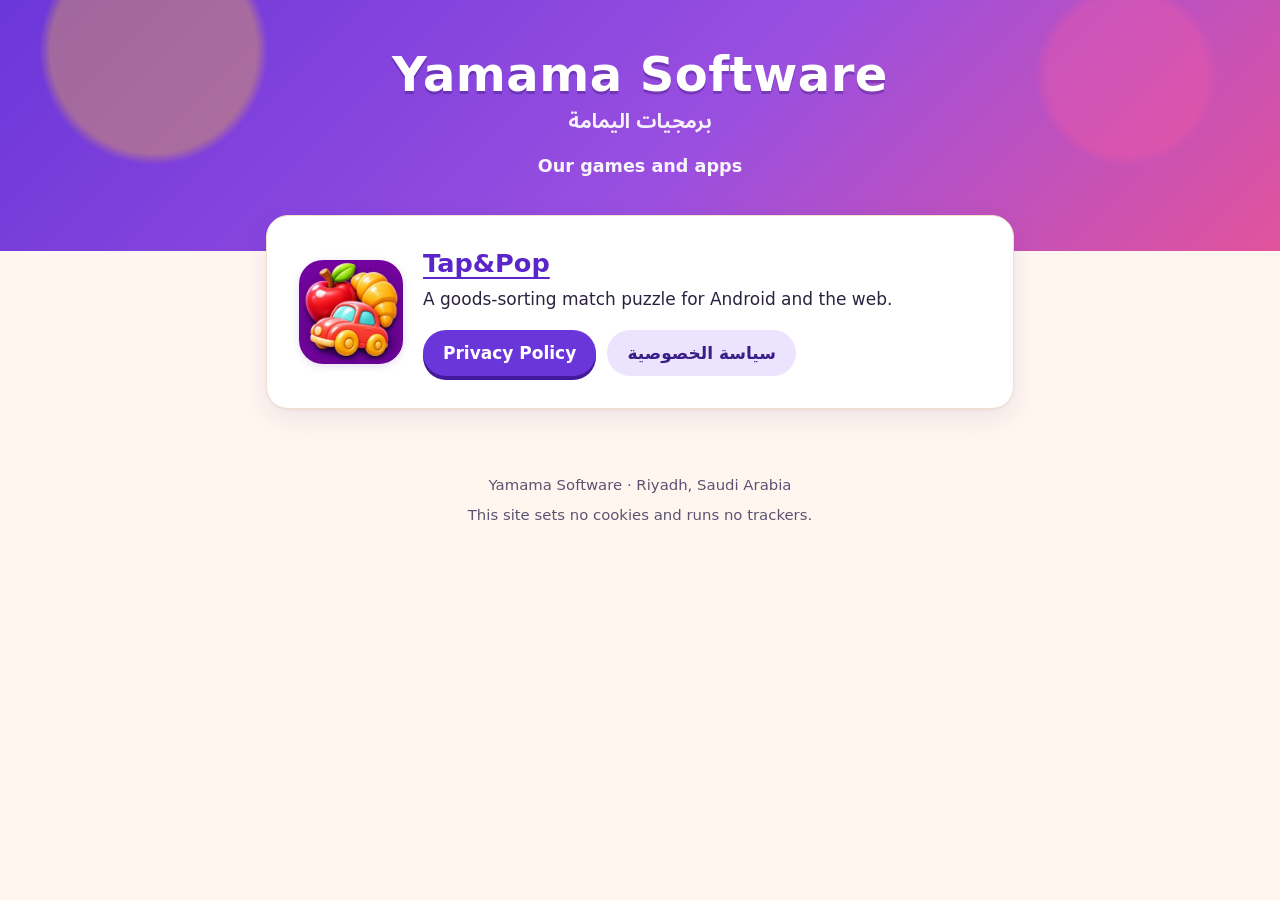
<file: index.html>
<!doctype html>
<html lang="en" dir="ltr">
<head>
<meta charset="utf-8">
<meta name="viewport" content="width=device-width, initial-scale=1">
<title>Yamama Software</title>
<meta name="description" content="Games and apps by Yamama Software, and their privacy policies.">
<link rel="canonical" href="https://yamamasoft.github.io/">
<meta name="theme-color" content="#6b36d9">
<link rel="icon" href="data:image/svg+xml,%3Csvg xmlns='http://www.w3.org/2000/svg' viewBox='0 0 64 64'%3E%3Crect width='64' height='64' rx='16' fill='%236b36d9'/%3E%3Ctext x='32' y='45' font-family='Arial,sans-serif' font-size='38' font-weight='700' fill='%23fff' text-anchor='middle'%3EY%3C/text%3E%3C/svg%3E">
<link rel="stylesheet" href="assets/site.css">
<meta property="og:type" content="website">
<meta property="og:site_name" content="Yamama Software">
<meta property="og:title" content="Yamama Software">
<meta property="og:description" content="Games and apps by Yamama Software, and their privacy policies.">
<meta property="og:url" content="https://yamamasoft.github.io/">
</head>
<body>
<a class="skip" href="#content">Skip to the apps</a>

<header class="band">
  <p class="wordmark">Yamama Software</p>
  <p class="wordmark-ar" lang="ar" dir="rtl">برمجيات اليمامة</p>
  <h1>Our games and apps</h1>
</header>

<main id="content" class="wrap">
  <article class="card app" aria-labelledby="app-tappop">
    <img class="icon" src="tappop/assets/icon-256.webp" width="256" height="256" alt="">
    <div>
      <h2 id="app-tappop"><a href="tappop/">Tap&amp;Pop</a></h2>
      <p>A goods-sorting match puzzle for Android and the web.</p>
      <ul class="buttons">
        <li><a class="button" href="tappop/privacy/">Privacy Policy</a></li>
        <li><a class="button alt" href="tappop/privacy/ar/" hreflang="ar" lang="ar" dir="rtl">سياسة الخصوصية</a></li>
      </ul>
    </div>
  </article>
</main>

<footer class="site-footer">
  <p>Yamama Software · Riyadh, Saudi Arabia</p>
  <p>This site sets no cookies and runs no trackers.</p>
</footer>
</body>
</html>
</file>
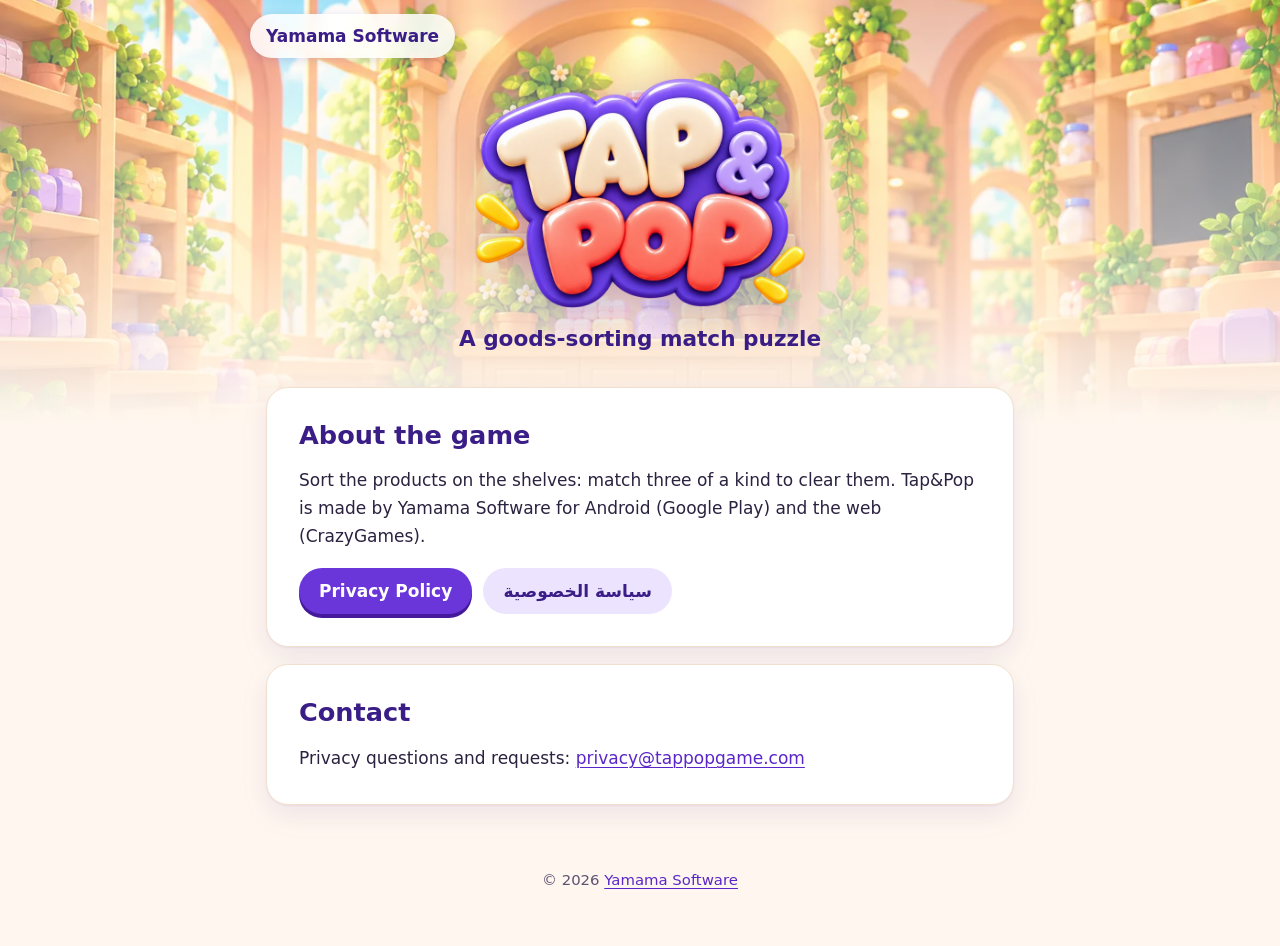
<file: tappop/index.html>
<!doctype html>
<html lang="en" dir="ltr">
<head>
<meta charset="utf-8">
<meta name="viewport" content="width=device-width, initial-scale=1">
<title>Tap&amp;Pop · Yamama Software</title>
<meta name="description" content="Tap&amp;Pop, a goods-sorting match puzzle by Yamama Software, for Android and the web.">
<link rel="canonical" href="https://yamamasoft.github.io/tappop/">
<meta name="theme-color" content="#6b36d9">
<link rel="icon" type="image/png" sizes="32x32" href="assets/favicon-32.png">
<link rel="apple-touch-icon" href="assets/apple-touch-icon.png">
<link rel="stylesheet" href="../assets/site.css">
<meta property="og:type" content="website">
<meta property="og:site_name" content="Yamama Software">
<meta property="og:title" content="Tap&amp;Pop">
<meta property="og:description" content="A goods-sorting match puzzle by Yamama Software, for Android and the web.">
<meta property="og:url" content="https://yamamasoft.github.io/tappop/">
<meta property="og:image" content="https://yamamasoft.github.io/tappop/assets/og-image.jpg">
<meta property="og:image:width" content="1024">
<meta property="og:image:height" content="500">
<meta property="og:image:alt" content="The Tap&amp;Pop logo above a shop counter of fruit, sweets and toys">
<meta name="twitter:card" content="summary_large_image">
</head>
<body>
<a class="skip" href="#content">Skip to the page</a>

<header class="hero">
  <div class="hero-bg">
    <img src="assets/hero-800.webp" srcset="assets/hero-800.webp 800w, assets/hero-1600.webp 1600w" sizes="100vw" width="1600" height="900" alt="" fetchpriority="high">
  </div>
  <nav class="topbar" aria-label="Site">
    <a class="chip" href="../">Yamama Software</a>
  </nav>
  <h1 class="logo-title"><img class="logo" src="assets/logo.webp" width="720" height="502" alt="Tap&amp;Pop"></h1>
  <p class="tagline">A goods-sorting match puzzle</p>
</header>

<main id="content" class="wrap">
  <section class="card" aria-labelledby="about">
    <h2 id="about">About the game</h2>
    <p>Sort the products on the shelves: match three of a kind to clear them. Tap&amp;Pop is made by Yamama Software for Android (Google Play) and the web (CrazyGames).</p>
    <ul class="buttons">
      <li><a class="button" href="privacy/">Privacy Policy</a></li>
      <li><a class="button alt" href="privacy/ar/" hreflang="ar" lang="ar" dir="rtl">سياسة الخصوصية</a></li>
    </ul>
  </section>
  <section class="card" aria-labelledby="contact">
    <h2 id="contact">Contact</h2>
    <p>Privacy questions and requests: <a href="mailto:privacy@tappopgame.com">privacy@tappopgame.com</a></p>
  </section>
</main>

<footer class="site-footer">
  <p>© 2026 <a href="../">Yamama Software</a></p>
</footer>
</body>
</html>
</file>
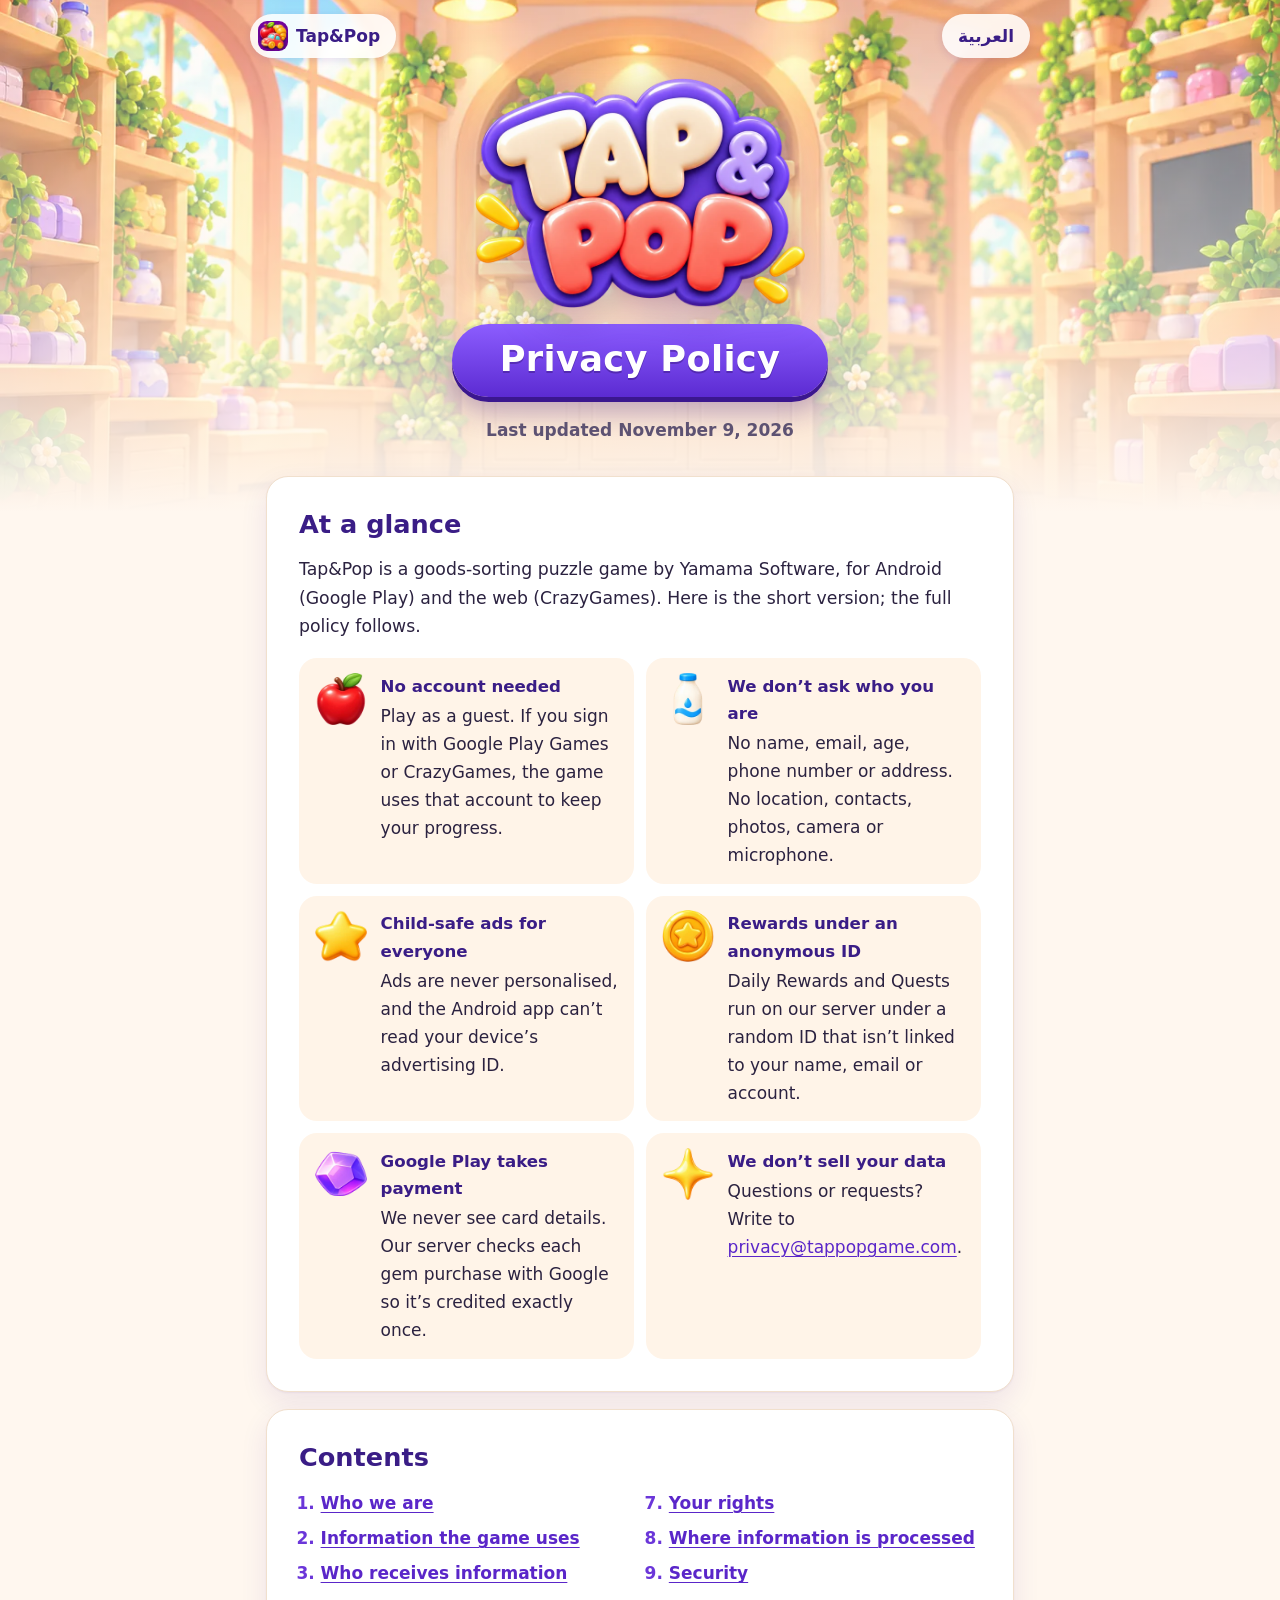
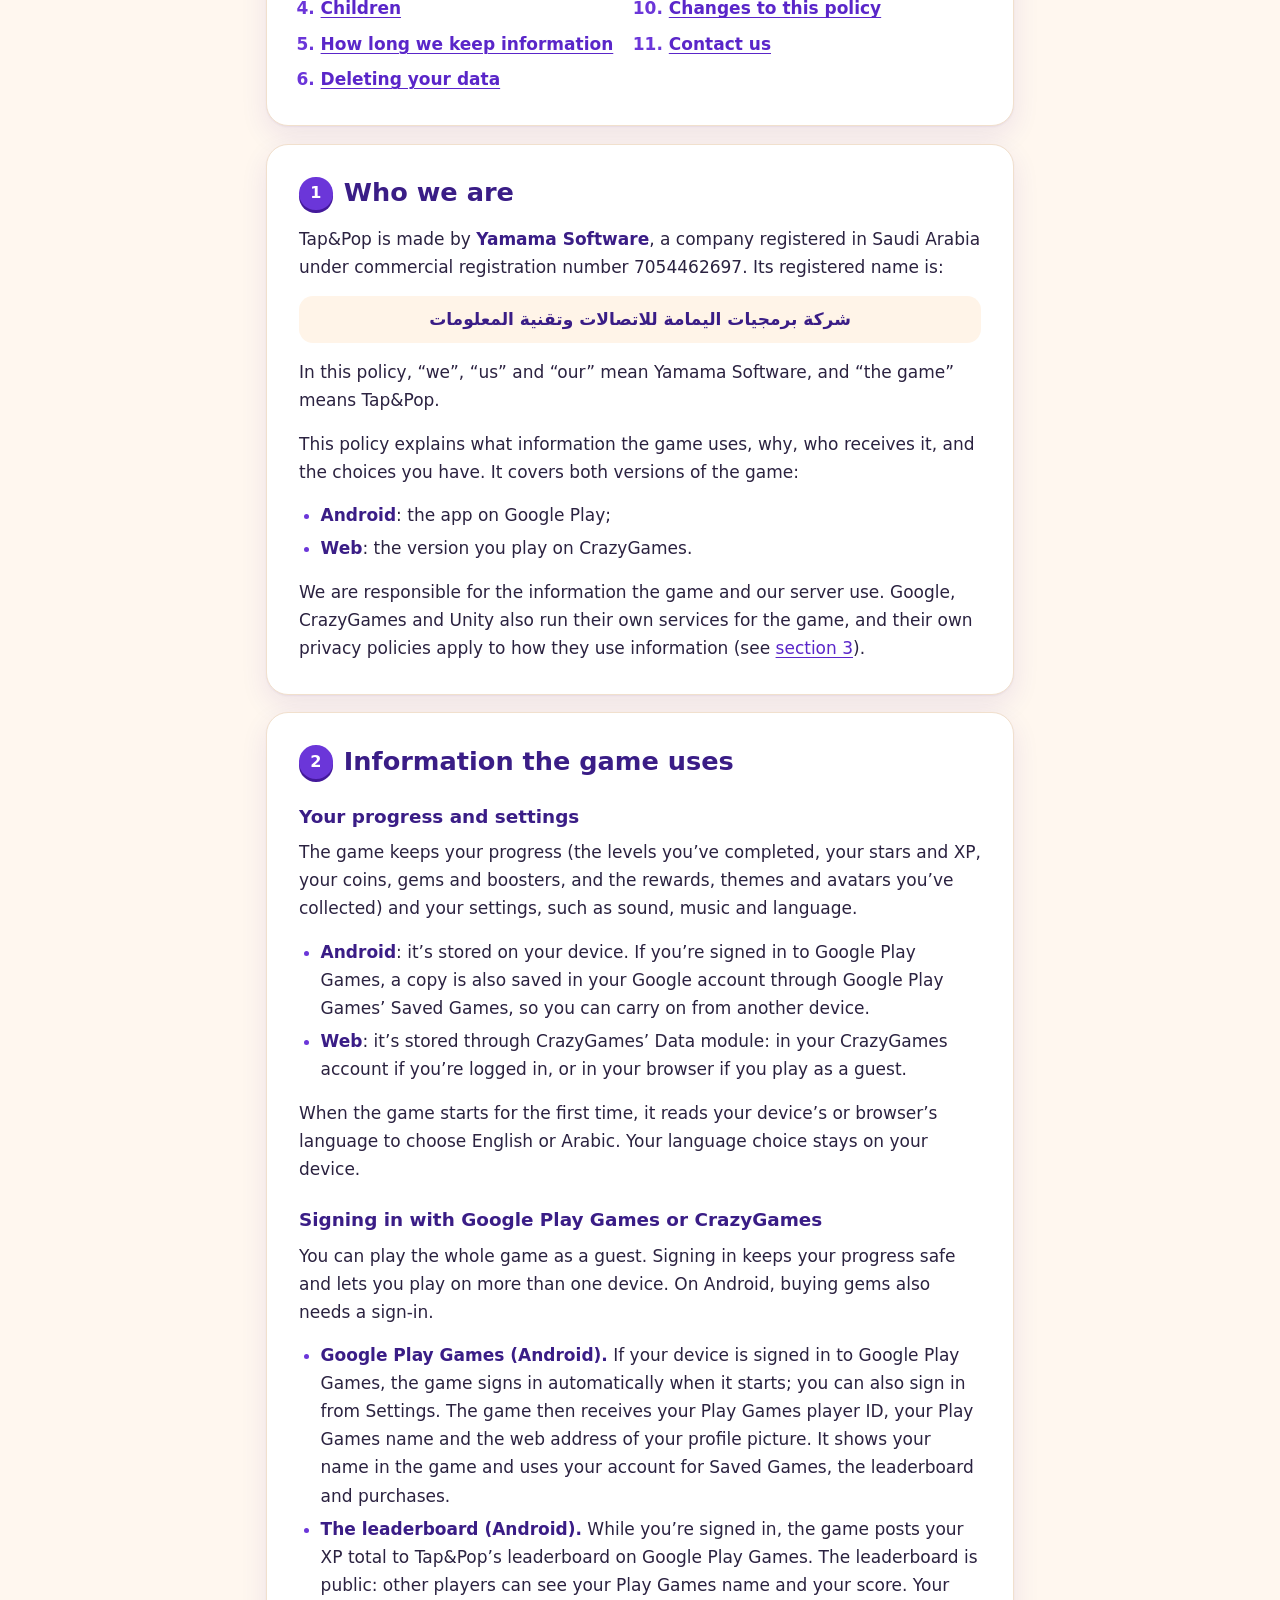
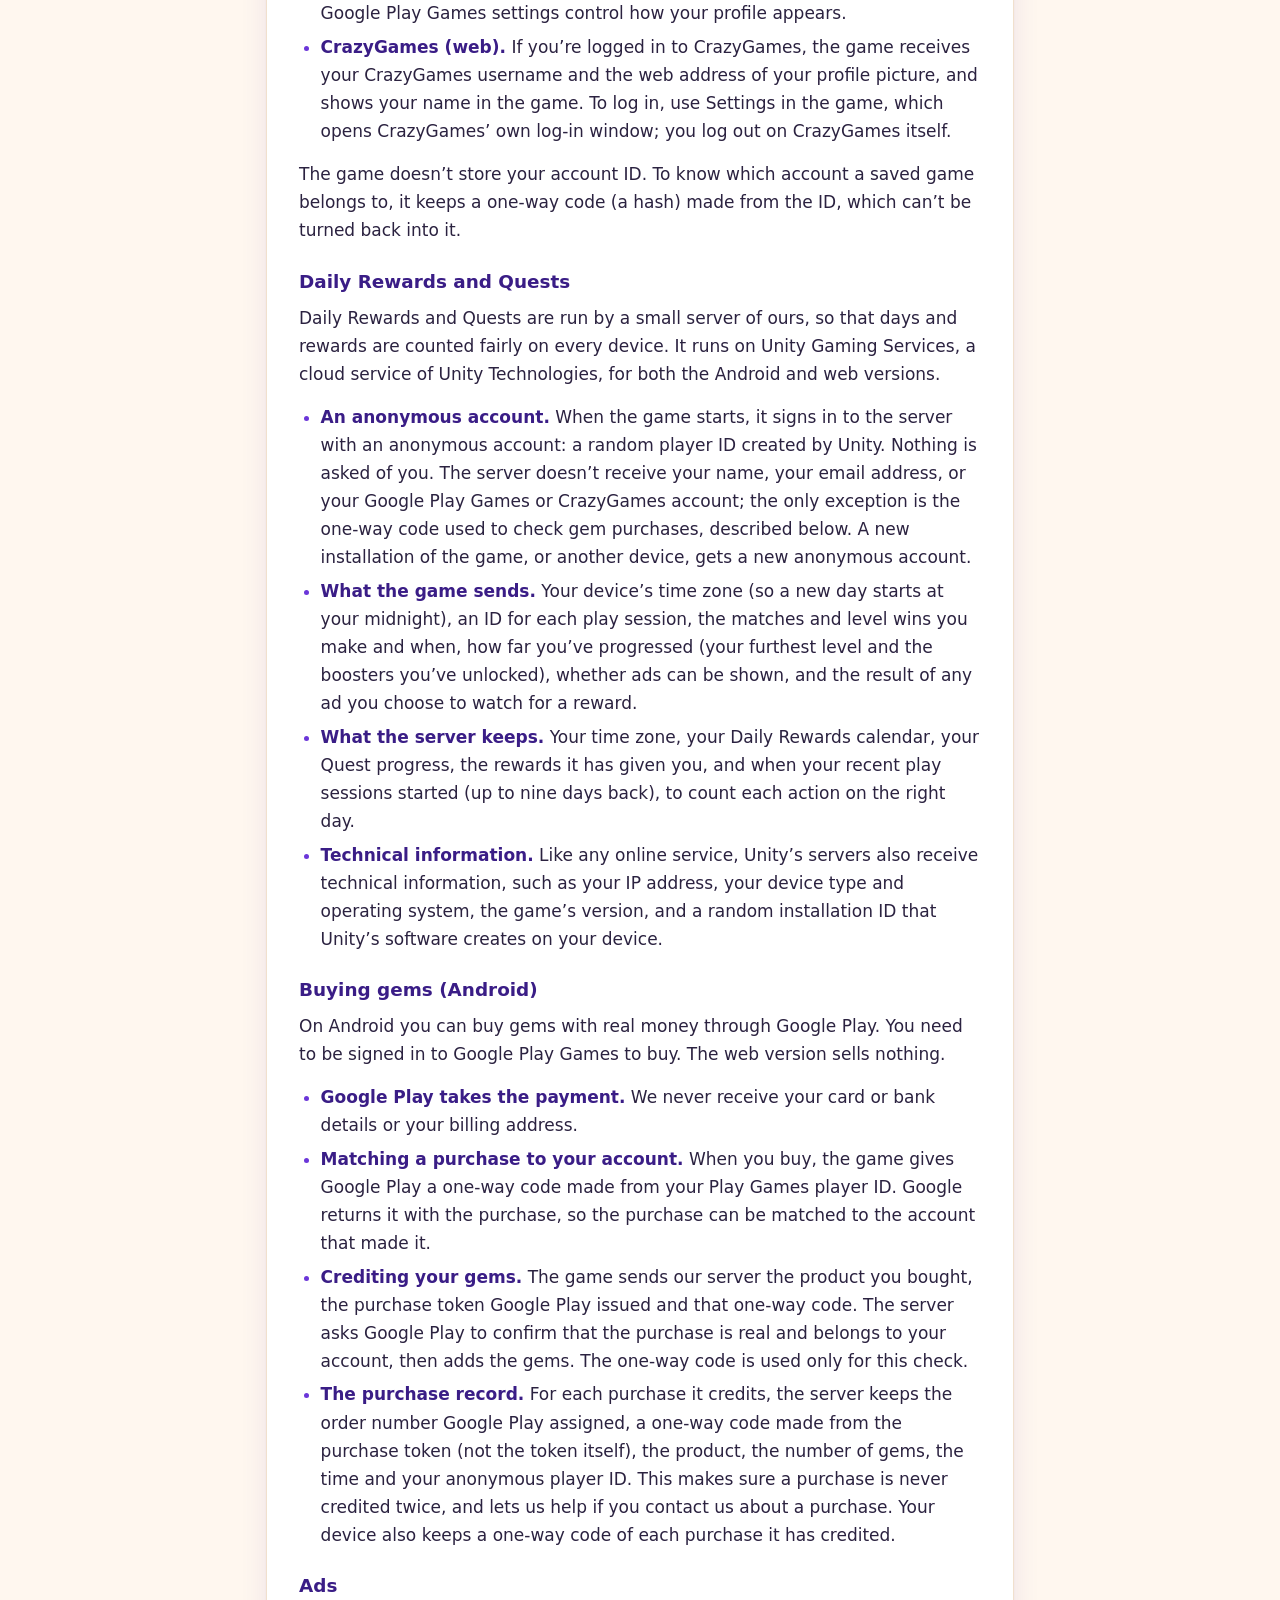
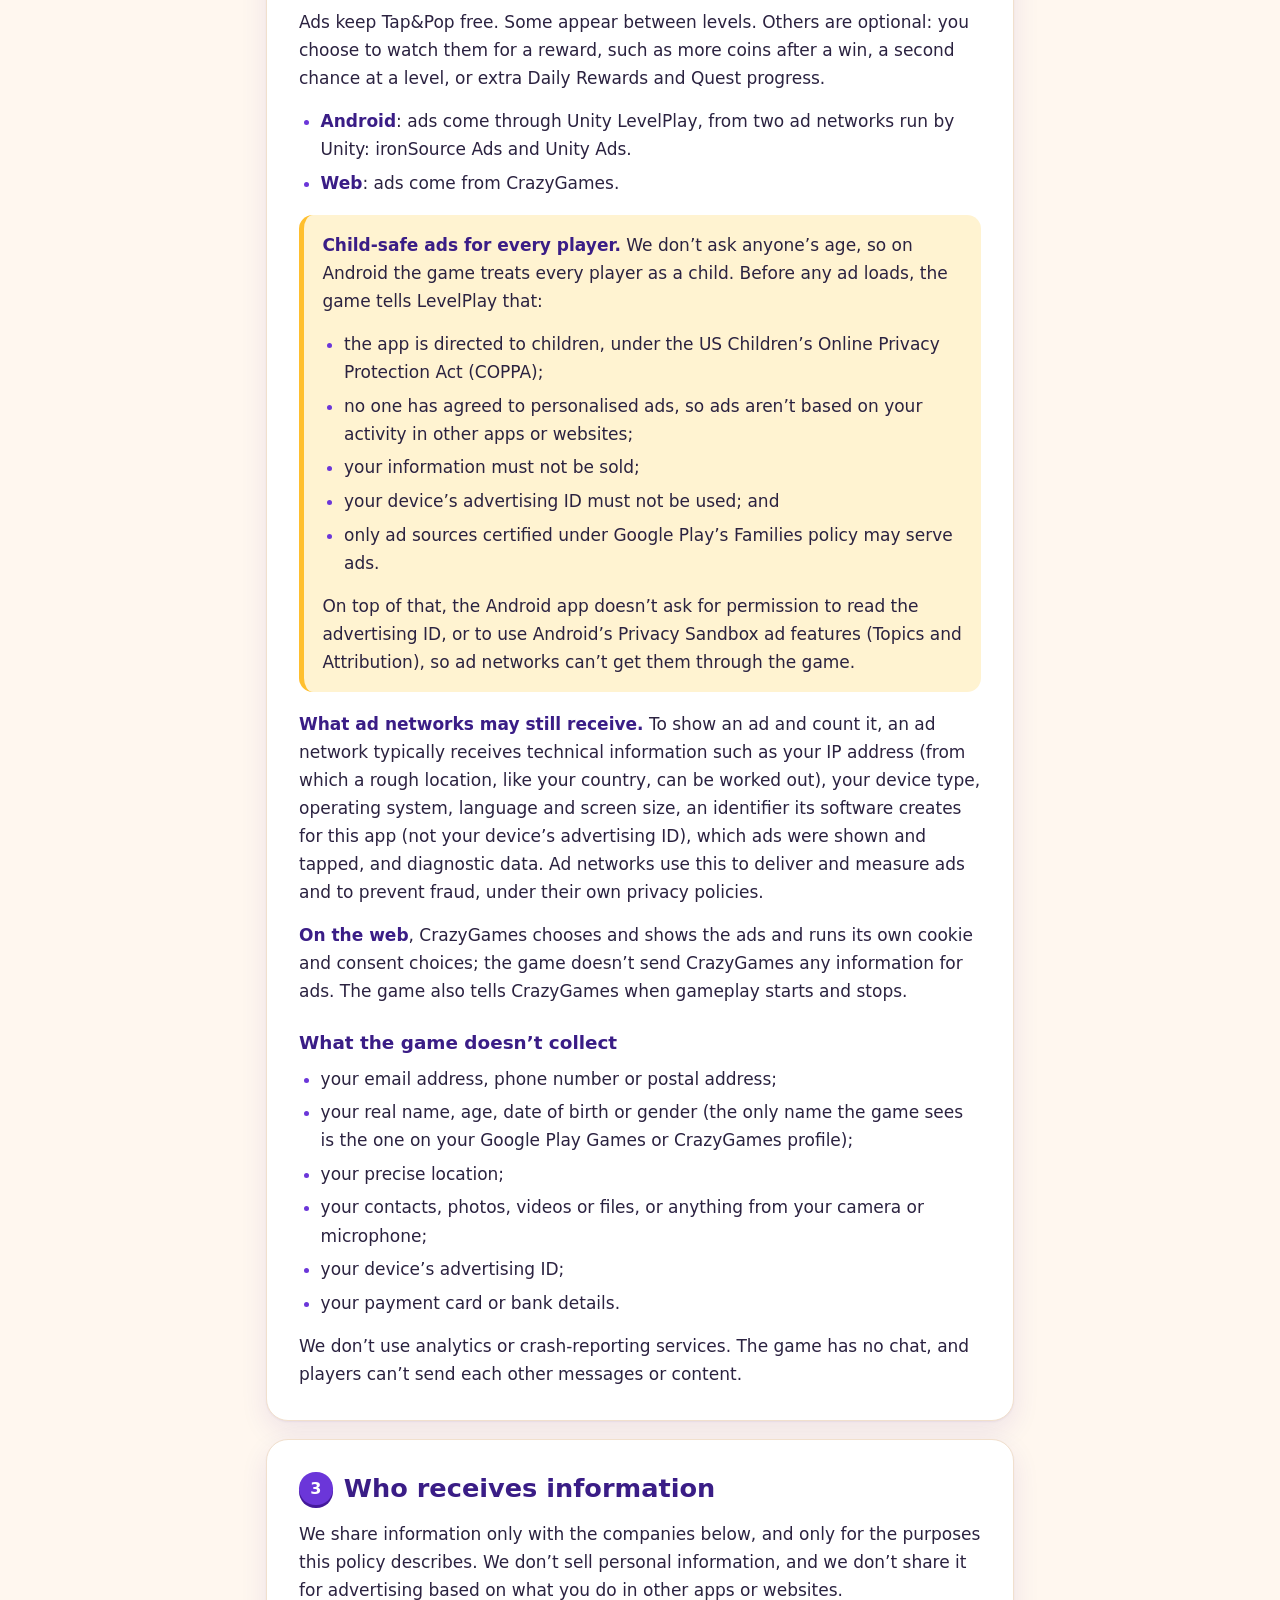
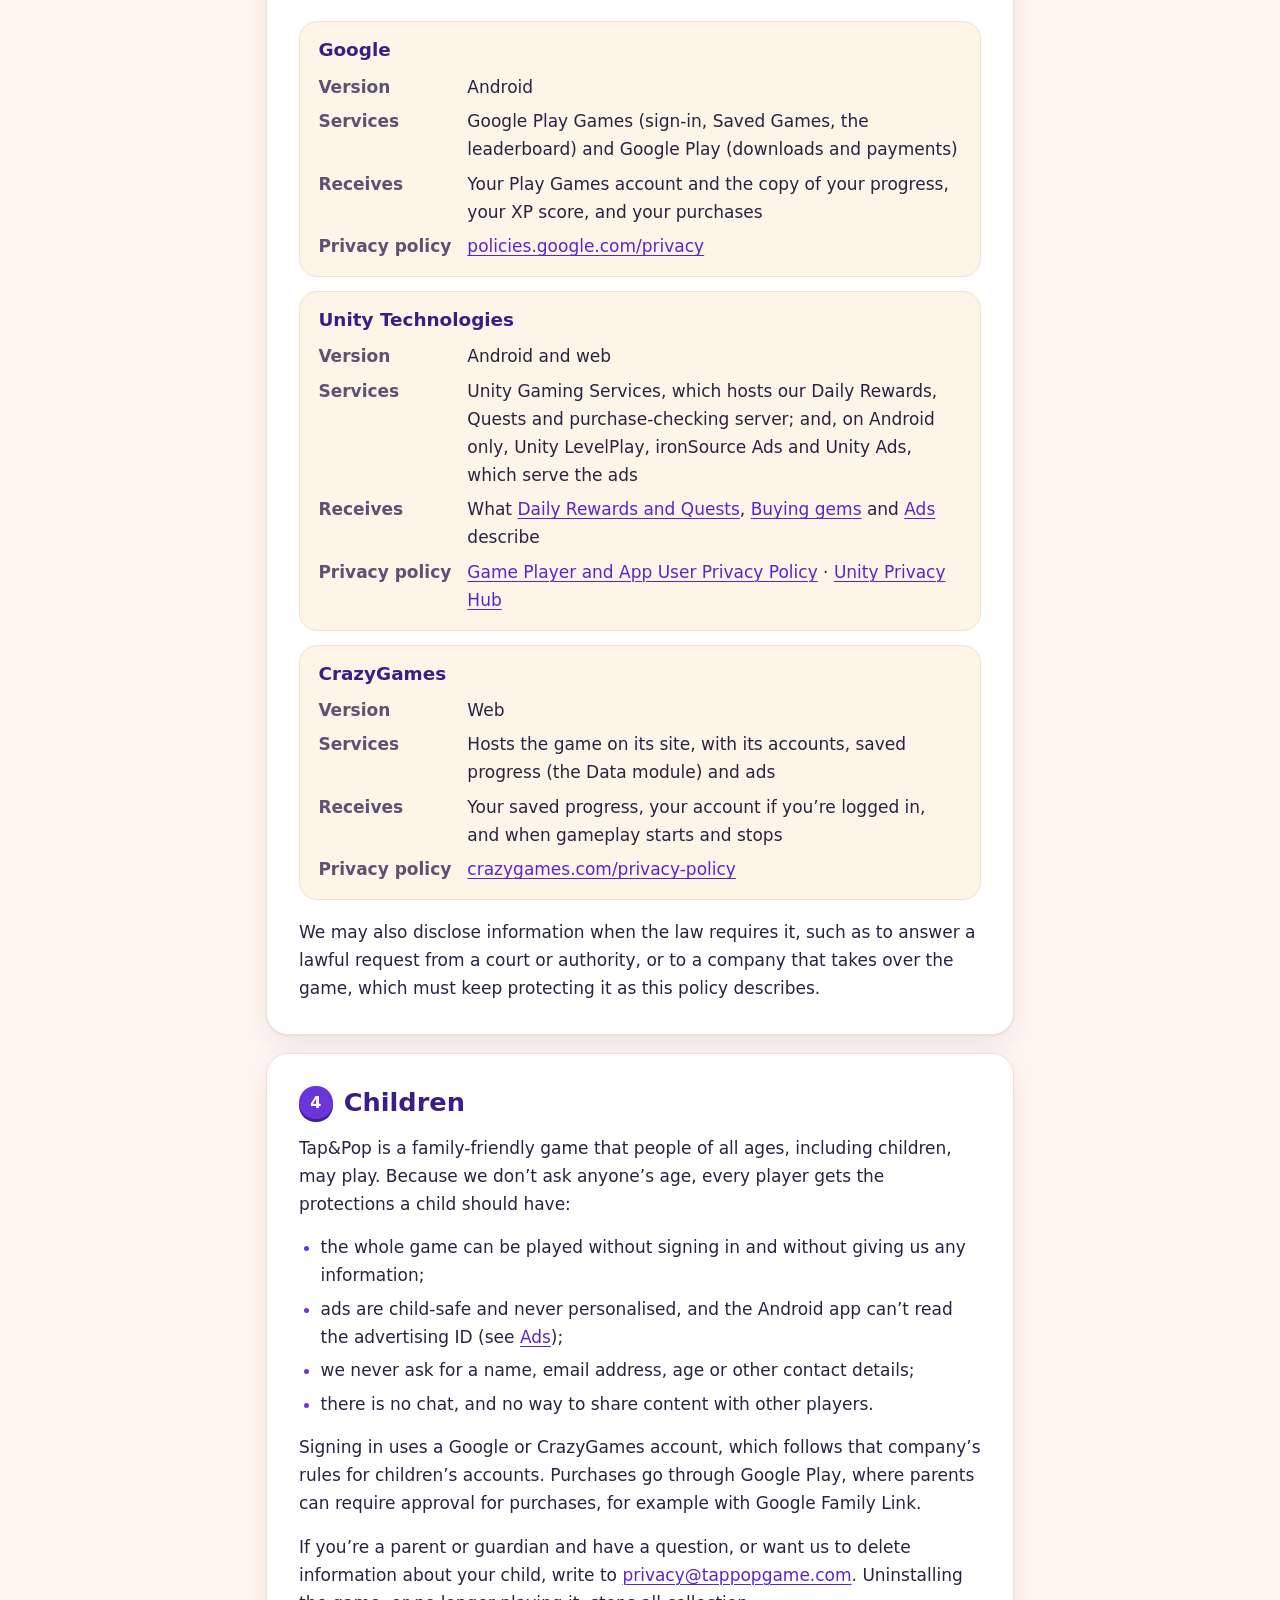
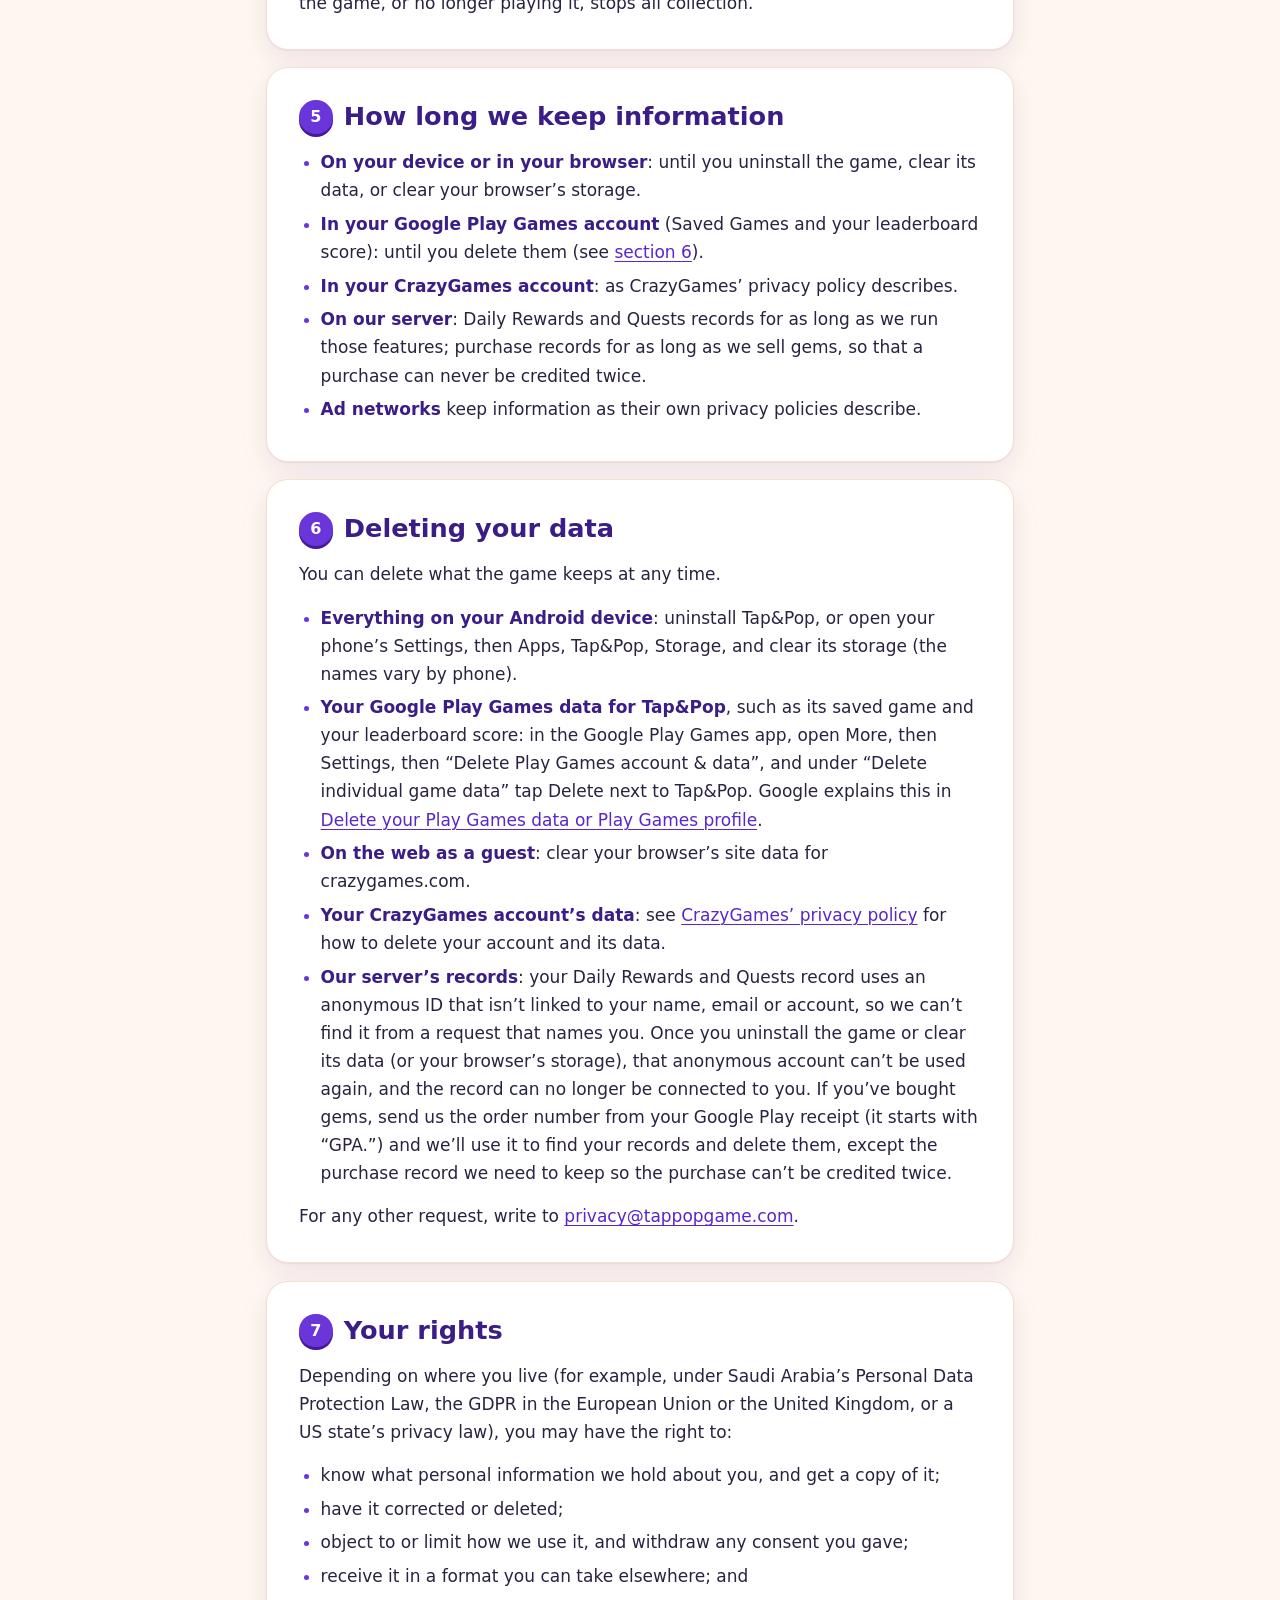
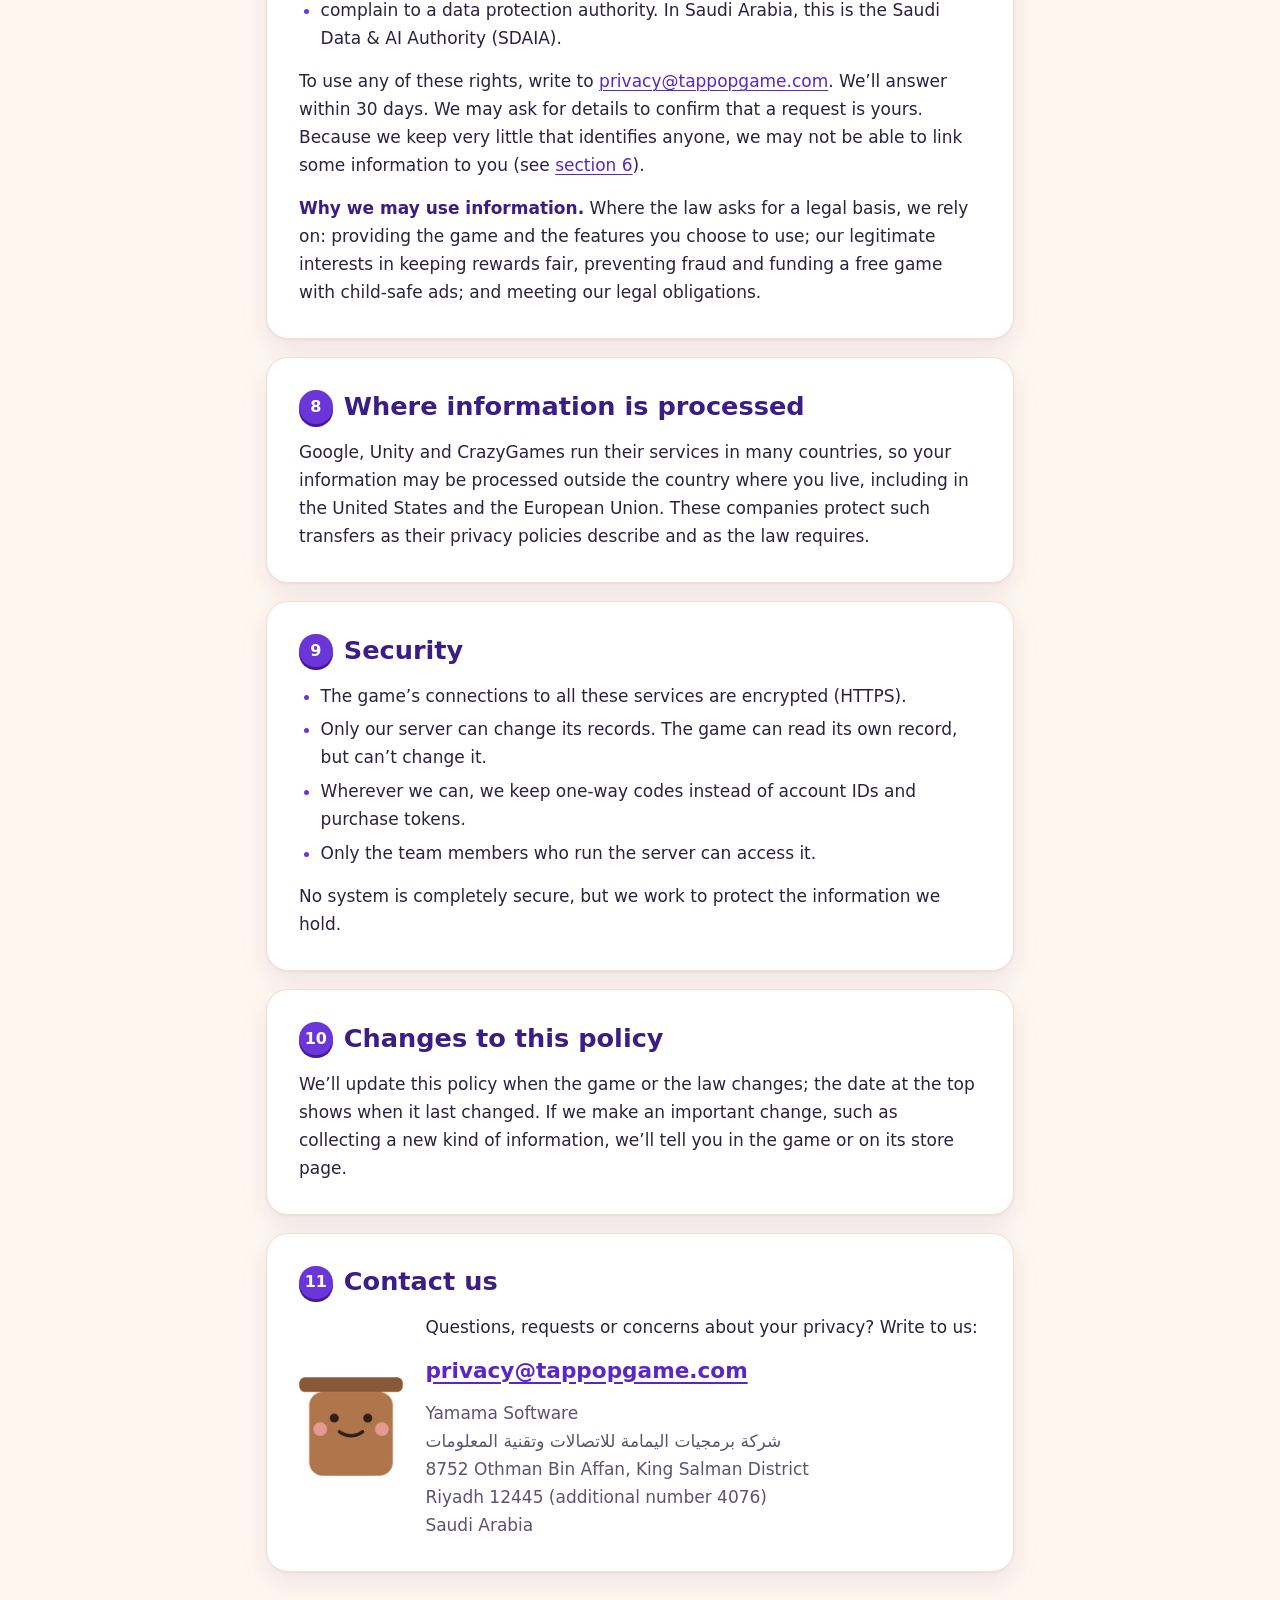
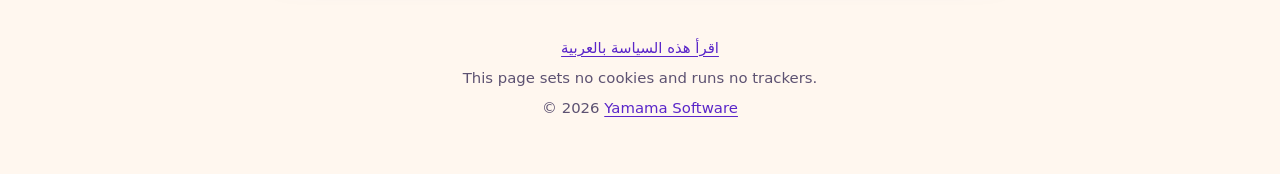
<file: tappop/privacy/index.html>
<!doctype html>
<html lang="en" dir="ltr">
<head>
<meta charset="utf-8">
<meta name="viewport" content="width=device-width, initial-scale=1">
<title>Privacy Policy · Tap&amp;Pop</title>
<meta name="description" content="How Tap&amp;Pop, a puzzle game by Yamama Software, uses information on Android (Google Play) and on the web (CrazyGames).">
<link rel="canonical" href="https://yamamasoft.github.io/tappop/privacy/">
<link rel="alternate" hreflang="en" href="https://yamamasoft.github.io/tappop/privacy/">
<link rel="alternate" hreflang="ar" href="https://yamamasoft.github.io/tappop/privacy/ar/">
<link rel="alternate" hreflang="x-default" href="https://yamamasoft.github.io/tappop/privacy/">
<meta name="theme-color" content="#6b36d9">
<link rel="icon" type="image/png" sizes="32x32" href="../assets/favicon-32.png">
<link rel="apple-touch-icon" href="../assets/apple-touch-icon.png">
<link rel="stylesheet" href="../../assets/site.css">
<meta property="og:type" content="website">
<meta property="og:site_name" content="Yamama Software">
<meta property="og:title" content="Tap&amp;Pop Privacy Policy">
<meta property="og:description" content="What Tap&amp;Pop uses, why, who receives it, and the choices you have.">
<meta property="og:url" content="https://yamamasoft.github.io/tappop/privacy/">
<meta property="og:image" content="https://yamamasoft.github.io/tappop/assets/og-image.jpg">
<meta property="og:image:width" content="1024">
<meta property="og:image:height" content="500">
<meta property="og:image:alt" content="The Tap&amp;Pop logo above a shop counter of fruit, sweets and toys">
<meta property="og:locale" content="en_US">
<meta property="og:locale:alternate" content="ar_SA">
<meta name="twitter:card" content="summary_large_image">
</head>
<body>
<a class="skip" href="#content">Skip to the policy</a>

<header class="hero">
  <div class="hero-bg">
    <img src="../assets/hero-800.webp" srcset="../assets/hero-800.webp 800w, ../assets/hero-1600.webp 1600w" sizes="100vw" width="1600" height="900" alt="" fetchpriority="high">
  </div>
  <nav class="topbar" aria-label="Site">
    <a class="chip" href="../"><img src="../assets/icon-256.webp" width="30" height="30" alt="">Tap&amp;Pop</a>
    <a class="chip" href="ar/" hreflang="ar" lang="ar" dir="rtl">العربية</a>
  </nav>
  <img class="logo" src="../assets/logo.webp" width="720" height="502" alt="Tap&amp;Pop">
  <h1 class="pill">Privacy Policy</h1>
  <p class="meta">Last updated <time datetime="2026-11-09">November 9, 2026</time></p>
</header>

<main id="content" class="wrap">

  <section class="card" aria-labelledby="glance-title">
    <h2 id="glance-title">At a glance</h2>
    <p class="lead">Tap&amp;Pop is a goods-sorting puzzle game by Yamama Software, for Android (Google Play) and the web (CrazyGames). Here is the short version; the full policy follows.</p>
    <ul class="glance">
      <li><img src="../assets/apple.webp" width="52" height="52" alt=""><div><strong>No account needed</strong>Play as a guest. If you sign in with Google Play Games or CrazyGames, the game uses that account to keep your progress.</div></li>
      <li><img src="../assets/milk.webp" width="52" height="52" alt=""><div><strong>We don’t ask who you are</strong>No name, email, age, phone number or address. No location, contacts, photos, camera or microphone.</div></li>
      <li><img src="../assets/star.webp" width="52" height="52" alt=""><div><strong>Child-safe ads for everyone</strong>Ads are never personalised, and the Android app can’t read your device’s advertising ID.</div></li>
      <li><img src="../assets/coin.webp" width="52" height="52" alt=""><div><strong>Rewards under an anonymous ID</strong>Daily Rewards and Quests run on our server under a random ID that isn’t linked to your name, email or account.</div></li>
      <li><img src="../assets/gem.webp" width="52" height="52" alt=""><div><strong>Google Play takes payment</strong>We never see card details. Our server checks each gem purchase with Google so it’s credited exactly once.</div></li>
      <li><img src="../assets/sparkle.webp" width="52" height="52" alt=""><div><strong>We don’t sell your data</strong>Questions or requests? Write to <a href="mailto:privacy@tappopgame.com">privacy@tappopgame.com</a>.</div></li>
    </ul>
  </section>

  <nav class="card toc" aria-labelledby="toc-title">
    <h2 id="toc-title">Contents</h2>
    <ol>
      <li><a href="#who-we-are">Who we are</a></li>
      <li><a href="#information">Information the game uses</a></li>
      <li><a href="#sharing">Who receives information</a></li>
      <li><a href="#children">Children</a></li>
      <li><a href="#retention">How long we keep information</a></li>
      <li><a href="#delete-data">Deleting your data</a></li>
      <li><a href="#your-rights">Your rights</a></li>
      <li><a href="#transfers">Where information is processed</a></li>
      <li><a href="#security">Security</a></li>
      <li><a href="#changes">Changes to this policy</a></li>
      <li><a href="#contact">Contact us</a></li>
    </ol>
  </nav>

  <section class="card" id="who-we-are" aria-labelledby="h-who">
    <h2 id="h-who"><span class="num" aria-hidden="true">1</span>Who we are</h2>
    <p>Tap&amp;Pop is made by <strong>Yamama Software</strong>, a company registered in Saudi Arabia under commercial registration number 7054462697. Its registered name is:</p>
    <p class="legal-name" lang="ar" dir="rtl">شركة برمجيات اليمامة للاتصالات وتقنية المعلومات</p>
    <p>In this policy, “we”, “us” and “our” mean Yamama Software, and “the game” means Tap&amp;Pop.</p>
    <p>This policy explains what information the game uses, why, who receives it, and the choices you have. It covers both versions of the game:</p>
    <ul>
      <li><strong>Android</strong>: the app on Google Play;</li>
      <li><strong>Web</strong>: the version you play on CrazyGames.</li>
    </ul>
    <p>We are responsible for the information the game and our server use. Google, CrazyGames and Unity also run their own services for the game, and their own privacy policies apply to how they use information (see <a href="#sharing">section 3</a>).</p>
  </section>

  <section class="card" id="information" aria-labelledby="h-info">
    <h2 id="h-info"><span class="num" aria-hidden="true">2</span>Information the game uses</h2>

    <h3 id="progress">Your progress and settings</h3>
    <p>The game keeps your progress (the levels you’ve completed, your stars and XP, your coins, gems and boosters, and the rewards, themes and avatars you’ve collected) and your settings, such as sound, music and language.</p>
    <ul>
      <li><strong>Android</strong>: it’s stored on your device. If you’re signed in to Google Play Games, a copy is also saved in your Google account through Google Play Games’ Saved Games, so you can carry on from another device.</li>
      <li><strong>Web</strong>: it’s stored through CrazyGames’ Data module: in your CrazyGames account if you’re logged in, or in your browser if you play as a guest.</li>
    </ul>
    <p>When the game starts for the first time, it reads your device’s or browser’s language to choose English or Arabic. Your language choice stays on your device.</p>

    <h3 id="signing-in">Signing in with Google Play Games or CrazyGames</h3>
    <p>You can play the whole game as a guest. Signing in keeps your progress safe and lets you play on more than one device. On Android, buying gems also needs a sign-in.</p>
    <ul>
      <li><strong>Google Play Games (Android).</strong> If your device is signed in to Google Play Games, the game signs in automatically when it starts; you can also sign in from Settings. The game then receives your Play Games player ID, your Play Games name and the web address of your profile picture. It shows your name in the game and uses your account for Saved Games, the leaderboard and purchases.</li>
      <li><strong>The leaderboard (Android).</strong> While you’re signed in, the game posts your XP total to Tap&amp;Pop’s leaderboard on Google Play Games. The leaderboard is public: other players can see your Play Games name and your score. Your Google Play Games settings control how your profile appears.</li>
      <li><strong>CrazyGames (web).</strong> If you’re logged in to CrazyGames, the game receives your CrazyGames username and the web address of your profile picture, and shows your name in the game. To log in, use Settings in the game, which opens CrazyGames’ own log-in window; you log out on CrazyGames itself.</li>
    </ul>
    <p>The game doesn’t store your account ID. To know which account a saved game belongs to, it keeps a one-way code (a hash) made from the ID, which can’t be turned back into it.</p>

    <h3 id="daily-rewards-and-quests">Daily Rewards and Quests</h3>
    <p>Daily Rewards and Quests are run by a small server of ours, so that days and rewards are counted fairly on every device. It runs on Unity Gaming Services, a cloud service of Unity Technologies, for both the Android and web versions.</p>
    <ul>
      <li><strong>An anonymous account.</strong> When the game starts, it signs in to the server with an anonymous account: a random player ID created by Unity. Nothing is asked of you. The server doesn’t receive your name, your email address, or your Google Play Games or CrazyGames account; the only exception is the one-way code used to check gem purchases, described below. A new installation of the game, or another device, gets a new anonymous account.</li>
      <li><strong>What the game sends.</strong> Your device’s time zone (so a new day starts at your midnight), an ID for each play session, the matches and level wins you make and when, how far you’ve progressed (your furthest level and the boosters you’ve unlocked), whether ads can be shown, and the result of any ad you choose to watch for a reward.</li>
      <li><strong>What the server keeps.</strong> Your time zone, your Daily Rewards calendar, your Quest progress, the rewards it has given you, and when your recent play sessions started (up to nine days back), to count each action on the right day.</li>
      <li><strong>Technical information.</strong> Like any online service, Unity’s servers also receive technical information, such as your IP address, your device type and operating system, the game’s version, and a random installation ID that Unity’s software creates on your device.</li>
    </ul>

    <h3 id="purchases">Buying gems (Android)</h3>
    <p>On Android you can buy gems with real money through Google Play. You need to be signed in to Google Play Games to buy. The web version sells nothing.</p>
    <ul>
      <li><strong>Google Play takes the payment.</strong> We never receive your card or bank details or your billing address.</li>
      <li><strong>Matching a purchase to your account.</strong> When you buy, the game gives Google Play a one-way code made from your Play Games player ID. Google returns it with the purchase, so the purchase can be matched to the account that made it.</li>
      <li><strong>Crediting your gems.</strong> The game sends our server the product you bought, the purchase token Google Play issued and that one-way code. The server asks Google Play to confirm that the purchase is real and belongs to your account, then adds the gems. The one-way code is used only for this check.</li>
      <li><strong>The purchase record.</strong> For each purchase it credits, the server keeps the order number Google Play assigned, a one-way code made from the purchase token (not the token itself), the product, the number of gems, the time and your anonymous player ID. This makes sure a purchase is never credited twice, and lets us help if you contact us about a purchase. Your device also keeps a one-way code of each purchase it has credited.</li>
    </ul>

    <h3 id="ads">Ads</h3>
    <p>Ads keep Tap&amp;Pop free. Some appear between levels. Others are optional: you choose to watch them for a reward, such as more coins after a win, a second chance at a level, or extra Daily Rewards and Quest progress.</p>
    <ul>
      <li><strong>Android</strong>: ads come through Unity LevelPlay, from two ad networks run by Unity: ironSource Ads and Unity Ads.</li>
      <li><strong>Web</strong>: ads come from CrazyGames.</li>
    </ul>
    <div class="note">
      <p><strong>Child-safe ads for every player.</strong> We don’t ask anyone’s age, so on Android the game treats every player as a child. Before any ad loads, the game tells LevelPlay that:</p>
      <ul>
        <li>the app is directed to children, under the US Children’s Online Privacy Protection Act (COPPA);</li>
        <li>no one has agreed to personalised ads, so ads aren’t based on your activity in other apps or websites;</li>
        <li>your information must not be sold;</li>
        <li>your device’s advertising ID must not be used; and</li>
        <li>only ad sources certified under Google Play’s Families policy may serve ads.</li>
      </ul>
      <p>On top of that, the Android app doesn’t ask for permission to read the advertising ID, or to use Android’s Privacy Sandbox ad features (Topics and Attribution), so ad networks can’t get them through the game.</p>
    </div>
    <p><strong>What ad networks may still receive.</strong> To show an ad and count it, an ad network typically receives technical information such as your IP address (from which a rough location, like your country, can be worked out), your device type, operating system, language and screen size, an identifier its software creates for this app (not your device’s advertising ID), which ads were shown and tapped, and diagnostic data. Ad networks use this to deliver and measure ads and to prevent fraud, under their own privacy policies.</p>
    <p><strong>On the web</strong>, CrazyGames chooses and shows the ads and runs its own cookie and consent choices; the game doesn’t send CrazyGames any information for ads. The game also tells CrazyGames when gameplay starts and stops.</p>

    <h3 id="not-collected">What the game doesn’t collect</h3>
    <ul>
      <li>your email address, phone number or postal address;</li>
      <li>your real name, age, date of birth or gender (the only name the game sees is the one on your Google Play Games or CrazyGames profile);</li>
      <li>your precise location;</li>
      <li>your contacts, photos, videos or files, or anything from your camera or microphone;</li>
      <li>your device’s advertising ID;</li>
      <li>your payment card or bank details.</li>
    </ul>
    <p>We don’t use analytics or crash-reporting services. The game has no chat, and players can’t send each other messages or content.</p>
  </section>

  <section class="card" id="sharing" aria-labelledby="h-sharing">
    <h2 id="h-sharing"><span class="num" aria-hidden="true">3</span>Who receives information</h2>
    <p>We share information only with the companies below, and only for the purposes this policy describes. We don’t sell personal information, and we don’t share it for advertising based on what you do in other apps or websites.</p>
    <div class="partners">
      <article class="partner" aria-labelledby="p-google">
        <h3 id="p-google">Google</h3>
        <dl>
          <dt>Version</dt><dd>Android</dd>
          <dt>Services</dt><dd>Google Play Games (sign-in, Saved Games, the leaderboard) and Google Play (downloads and payments)</dd>
          <dt>Receives</dt><dd>Your Play Games account and the copy of your progress, your XP score, and your purchases</dd>
          <dt>Privacy policy</dt><dd><a href="https://policies.google.com/privacy">policies.google.com/privacy</a></dd>
        </dl>
      </article>
      <article class="partner" aria-labelledby="p-unity">
        <h3 id="p-unity">Unity Technologies</h3>
        <dl>
          <dt>Version</dt><dd>Android and web</dd>
          <dt>Services</dt><dd>Unity Gaming Services, which hosts our Daily Rewards, Quests and purchase-checking server; and, on Android only, Unity LevelPlay, ironSource Ads and Unity Ads, which serve the ads</dd>
          <dt>Receives</dt><dd>What <a href="#daily-rewards-and-quests">Daily Rewards and Quests</a>, <a href="#purchases">Buying gems</a> and <a href="#ads">Ads</a> describe</dd>
          <dt>Privacy policy</dt><dd><a href="https://unity.com/legal/game-player-and-app-user-privacy-policy">Game Player and App User Privacy Policy</a> · <a href="https://unity.com/legal/privacy-policy">Unity Privacy Hub</a></dd>
        </dl>
      </article>
      <article class="partner" aria-labelledby="p-crazygames">
        <h3 id="p-crazygames">CrazyGames</h3>
        <dl>
          <dt>Version</dt><dd>Web</dd>
          <dt>Services</dt><dd>Hosts the game on its site, with its accounts, saved progress (the Data module) and ads</dd>
          <dt>Receives</dt><dd>Your saved progress, your account if you’re logged in, and when gameplay starts and stops</dd>
          <dt>Privacy policy</dt><dd><a href="https://www.crazygames.com/privacy-policy">crazygames.com/privacy-policy</a></dd>
        </dl>
      </article>
    </div>
    <p>We may also disclose information when the law requires it, such as to answer a lawful request from a court or authority, or to a company that takes over the game, which must keep protecting it as this policy describes.</p>
  </section>

  <section class="card" id="children" aria-labelledby="h-children">
    <h2 id="h-children"><span class="num" aria-hidden="true">4</span>Children</h2>
    <p>Tap&amp;Pop is a family-friendly game that people of all ages, including children, may play. Because we don’t ask anyone’s age, every player gets the protections a child should have:</p>
    <ul>
      <li>the whole game can be played without signing in and without giving us any information;</li>
      <li>ads are child-safe and never personalised, and the Android app can’t read the advertising ID (see <a href="#ads">Ads</a>);</li>
      <li>we never ask for a name, email address, age or other contact details;</li>
      <li>there is no chat, and no way to share content with other players.</li>
    </ul>
    <p>Signing in uses a Google or CrazyGames account, which follows that company’s rules for children’s accounts. Purchases go through Google Play, where parents can require approval for purchases, for example with Google Family Link.</p>
    <p>If you’re a parent or guardian and have a question, or want us to delete information about your child, write to <a href="mailto:privacy@tappopgame.com">privacy@tappopgame.com</a>. Uninstalling the game, or no longer playing it, stops all collection.</p>
  </section>

  <section class="card" id="retention" aria-labelledby="h-retention">
    <h2 id="h-retention"><span class="num" aria-hidden="true">5</span>How long we keep information</h2>
    <ul>
      <li><strong>On your device or in your browser</strong>: until you uninstall the game, clear its data, or clear your browser’s storage.</li>
      <li><strong>In your Google Play Games account</strong> (Saved Games and your leaderboard score): until you delete them (see <a href="#delete-data">section 6</a>).</li>
      <li><strong>In your CrazyGames account</strong>: as CrazyGames’ privacy policy describes.</li>
      <li><strong>On our server</strong>: Daily Rewards and Quests records for as long as we run those features; purchase records for as long as we sell gems, so that a purchase can never be credited twice.</li>
      <li><strong>Ad networks</strong> keep information as their own privacy policies describe.</li>
    </ul>
  </section>

  <section class="card" id="delete-data" aria-labelledby="h-delete">
    <h2 id="h-delete"><span class="num" aria-hidden="true">6</span>Deleting your data</h2>
    <p>You can delete what the game keeps at any time.</p>
    <ul>
      <li><strong>Everything on your Android device</strong>: uninstall Tap&amp;Pop, or open your phone’s Settings, then Apps, Tap&amp;Pop, Storage, and clear its storage (the names vary by phone).</li>
      <li><strong>Your Google Play Games data for Tap&amp;Pop</strong>, such as its saved game and your leaderboard score: in the Google Play Games app, open More, then Settings, then “Delete Play Games account &amp; data”, and under “Delete individual game data” tap Delete next to Tap&amp;Pop. Google explains this in <a href="https://support.google.com/googleplay/answer/9130646?hl=en">Delete your Play Games data or Play Games profile</a>.</li>
      <li><strong>On the web as a guest</strong>: clear your browser’s site data for crazygames.com.</li>
      <li><strong>Your CrazyGames account’s data</strong>: see <a href="https://www.crazygames.com/privacy-policy">CrazyGames’ privacy policy</a> for how to delete your account and its data.</li>
      <li><strong>Our server’s records</strong>: your Daily Rewards and Quests record uses an anonymous ID that isn’t linked to your name, email or account, so we can’t find it from a request that names you. Once you uninstall the game or clear its data (or your browser’s storage), that anonymous account can’t be used again, and the record can no longer be connected to you. If you’ve bought gems, send us the order number from your Google Play receipt (it starts with “GPA.”) and we’ll use it to find your records and delete them, except the purchase record we need to keep so the purchase can’t be credited twice.</li>
    </ul>
    <p>For any other request, write to <a href="mailto:privacy@tappopgame.com">privacy@tappopgame.com</a>.</p>
  </section>

  <section class="card" id="your-rights" aria-labelledby="h-rights">
    <h2 id="h-rights"><span class="num" aria-hidden="true">7</span>Your rights</h2>
    <p>Depending on where you live (for example, under Saudi Arabia’s Personal Data Protection Law, the GDPR in the European Union or the United Kingdom, or a US state’s privacy law), you may have the right to:</p>
    <ul>
      <li>know what personal information we hold about you, and get a copy of it;</li>
      <li>have it corrected or deleted;</li>
      <li>object to or limit how we use it, and withdraw any consent you gave;</li>
      <li>receive it in a format you can take elsewhere; and</li>
      <li>complain to a data protection authority. In Saudi Arabia, this is the Saudi Data &amp; AI Authority (SDAIA).</li>
    </ul>
    <p>To use any of these rights, write to <a href="mailto:privacy@tappopgame.com">privacy@tappopgame.com</a>. We’ll answer within 30 days. We may ask for details to confirm that a request is yours. Because we keep very little that identifies anyone, we may not be able to link some information to you (see <a href="#delete-data">section 6</a>).</p>
    <p><strong>Why we may use information.</strong> Where the law asks for a legal basis, we rely on: providing the game and the features you choose to use; our legitimate interests in keeping rewards fair, preventing fraud and funding a free game with child-safe ads; and meeting our legal obligations.</p>
  </section>

  <section class="card" id="transfers" aria-labelledby="h-transfers">
    <h2 id="h-transfers"><span class="num" aria-hidden="true">8</span>Where information is processed</h2>
    <p>Google, Unity and CrazyGames run their services in many countries, so your information may be processed outside the country where you live, including in the United States and the European Union. These companies protect such transfers as their privacy policies describe and as the law requires.</p>
  </section>

  <section class="card" id="security" aria-labelledby="h-security">
    <h2 id="h-security"><span class="num" aria-hidden="true">9</span>Security</h2>
    <ul>
      <li>The game’s connections to all these services are encrypted (HTTPS).</li>
      <li>Only our server can change its records. The game can read its own record, but can’t change it.</li>
      <li>Wherever we can, we keep one-way codes instead of account IDs and purchase tokens.</li>
      <li>Only the team members who run the server can access it.</li>
    </ul>
    <p>No system is completely secure, but we work to protect the information we hold.</p>
  </section>

  <section class="card" id="changes" aria-labelledby="h-changes">
    <h2 id="h-changes"><span class="num" aria-hidden="true">10</span>Changes to this policy</h2>
    <p>We’ll update this policy when the game or the law changes; the date at the top shows when it last changed. If we make an important change, such as collecting a new kind of information, we’ll tell you in the game or on its store page.</p>
  </section>

  <section class="card" id="contact" aria-labelledby="h-contact">
    <h2 id="h-contact"><span class="num" aria-hidden="true">11</span>Contact us</h2>
    <div class="contact">
      <img class="mascot" src="../assets/mascot.webp" width="240" height="228" alt="">
      <div>
        <p>Questions, requests or concerns about your privacy? Write to us:</p>
        <p class="email"><a href="mailto:privacy@tappopgame.com">privacy@tappopgame.com</a></p>
        <address>
          Yamama Software<br>
          <span lang="ar" dir="rtl">شركة برمجيات اليمامة للاتصالات وتقنية المعلومات</span><br>
          8752 Othman Bin Affan, King Salman District<br>
          Riyadh 12445 (additional number 4076)<br>
          Saudi Arabia
        </address>
      </div>
    </div>
  </section>

</main>

<footer class="site-footer">
  <p class="no-print"><a href="ar/" hreflang="ar" lang="ar" dir="rtl">اقرأ هذه السياسة بالعربية</a></p>
  <p>This page sets no cookies and runs no trackers.</p>
  <p>© 2026 <a href="../../">Yamama Software</a></p>
</footer>
</body>
</html>
</file>
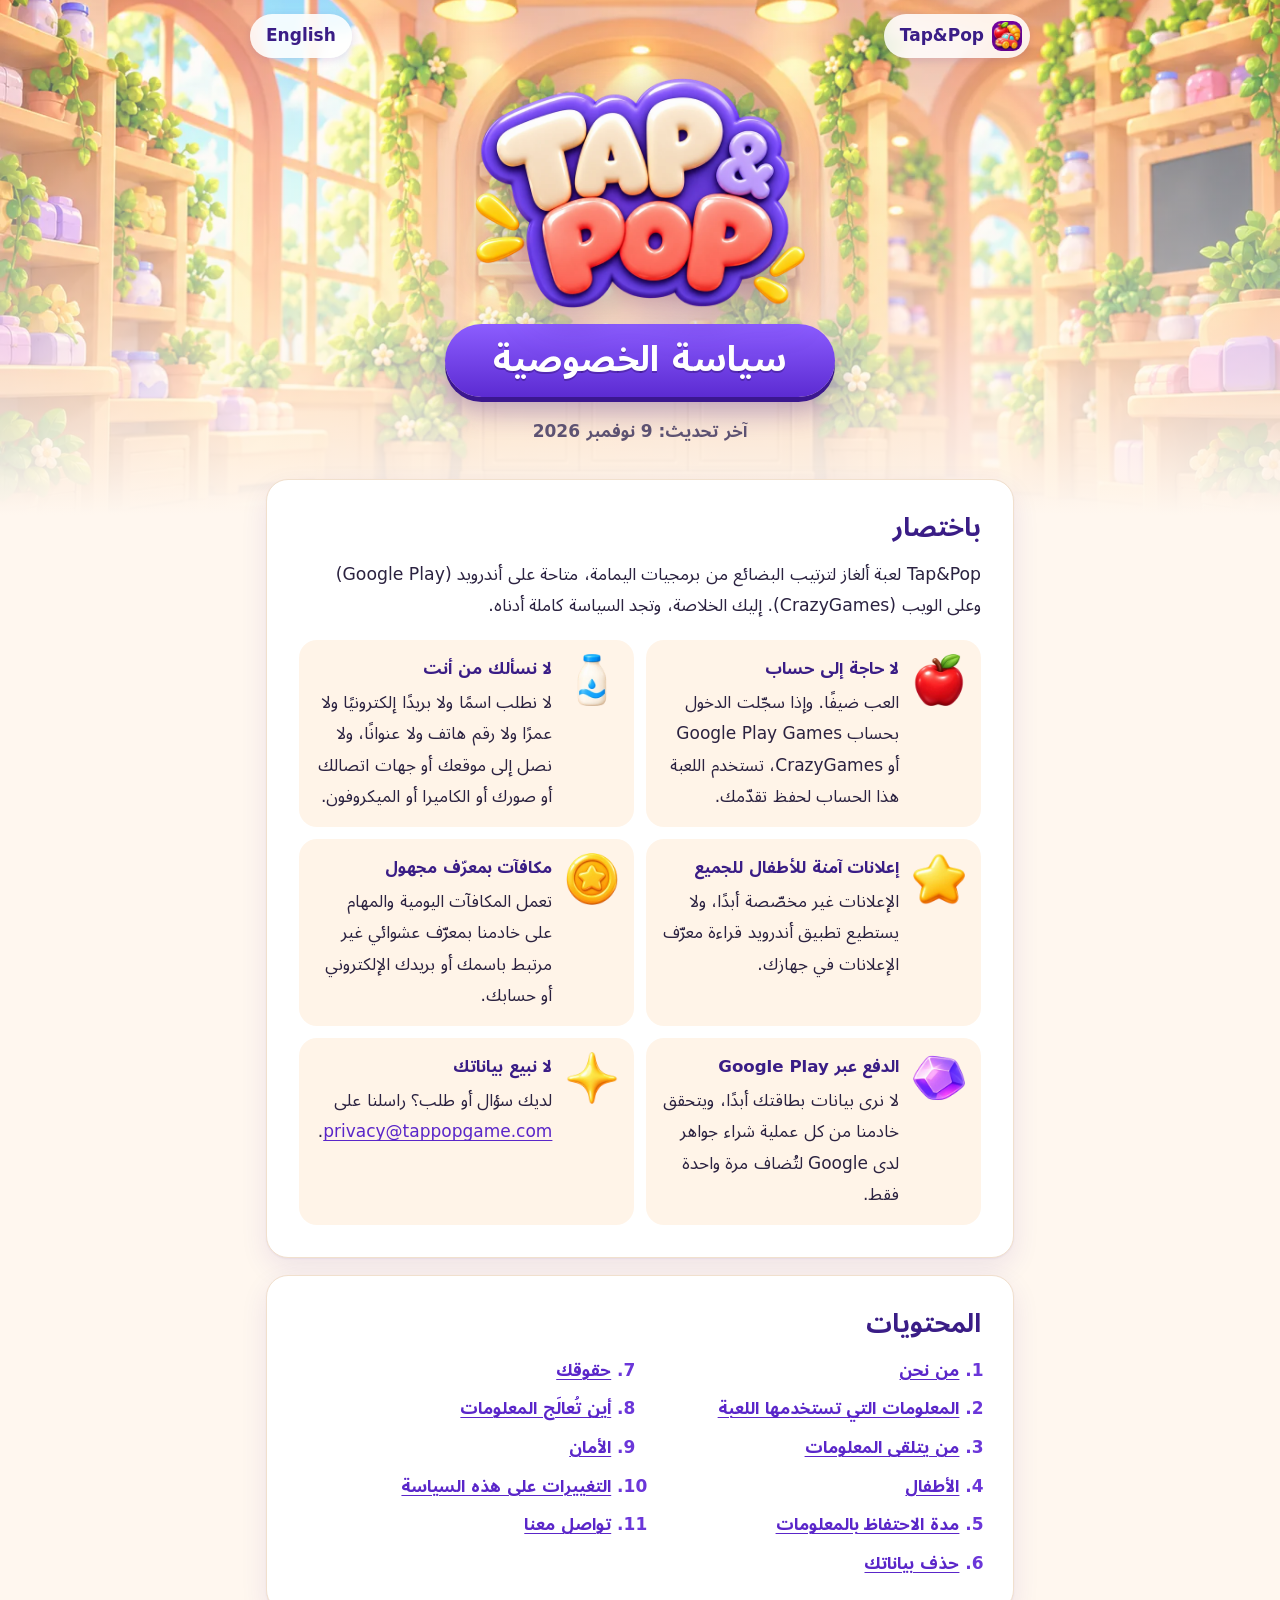
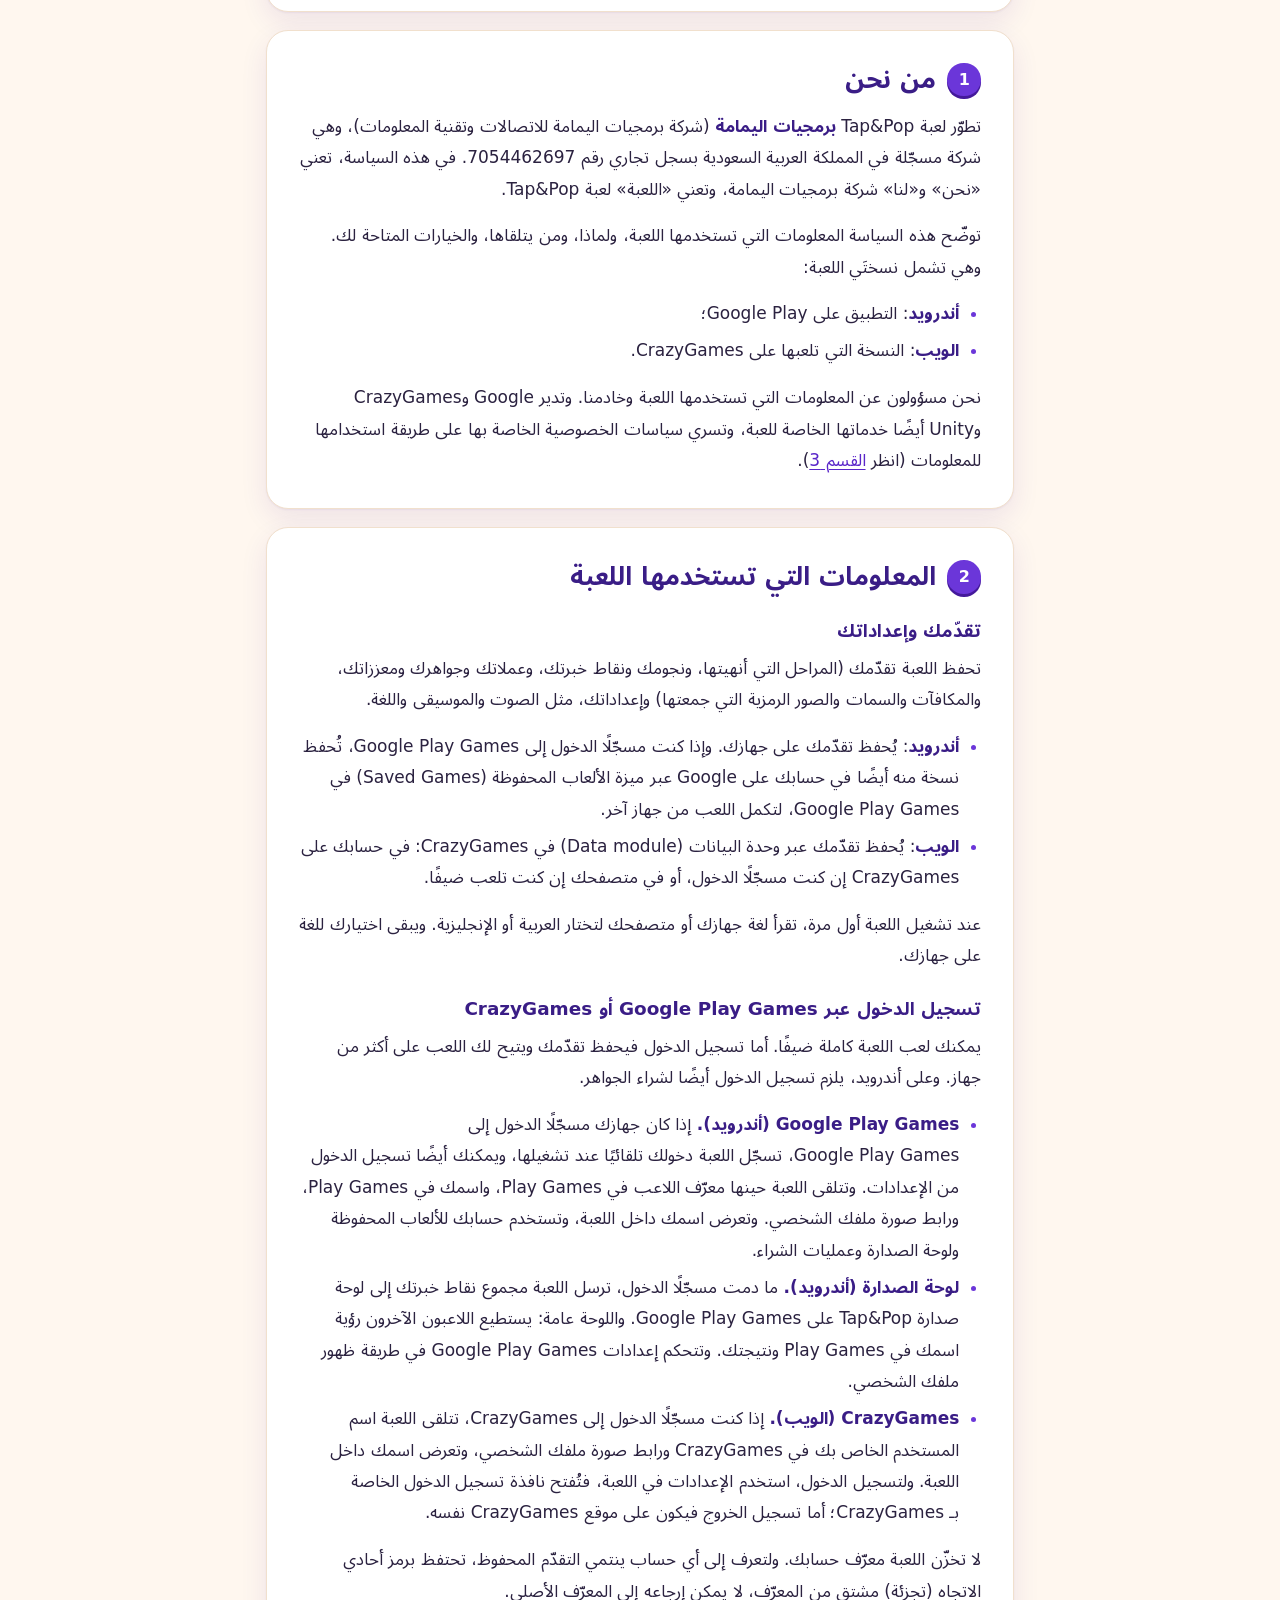
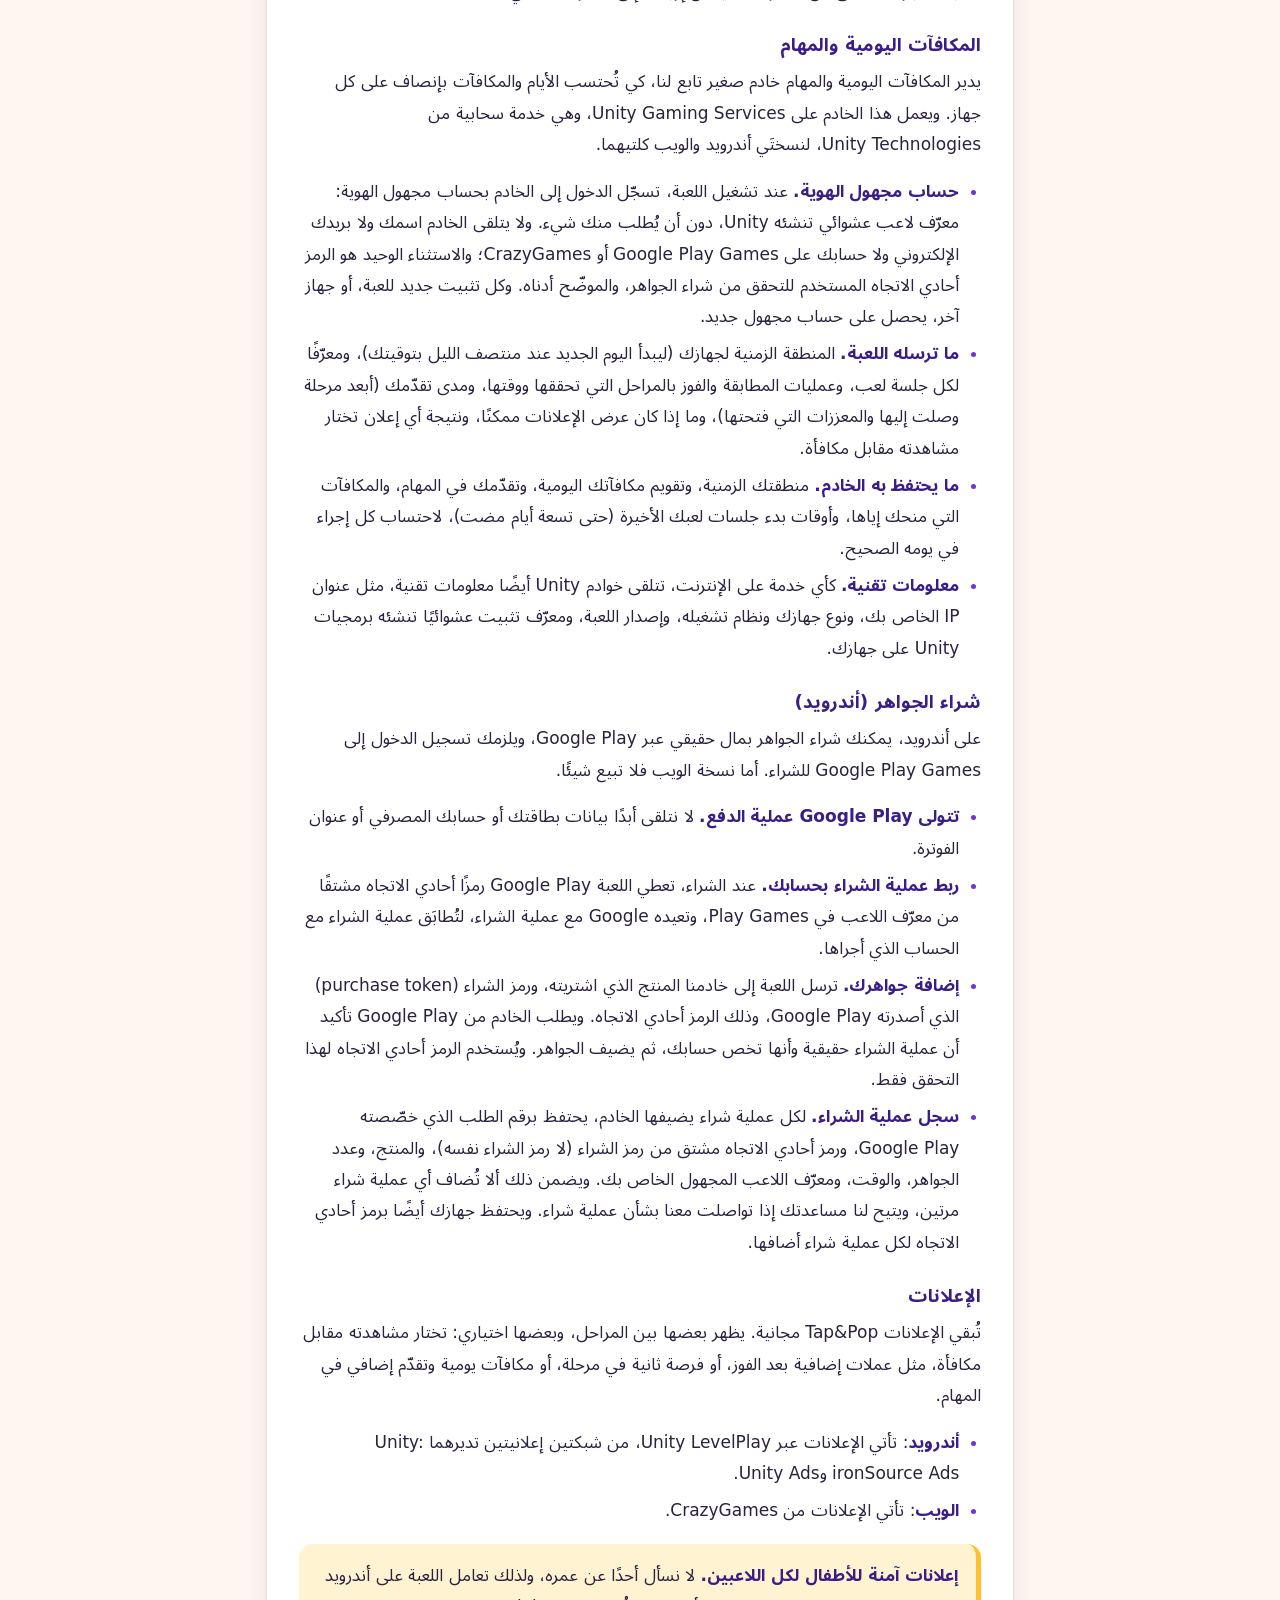
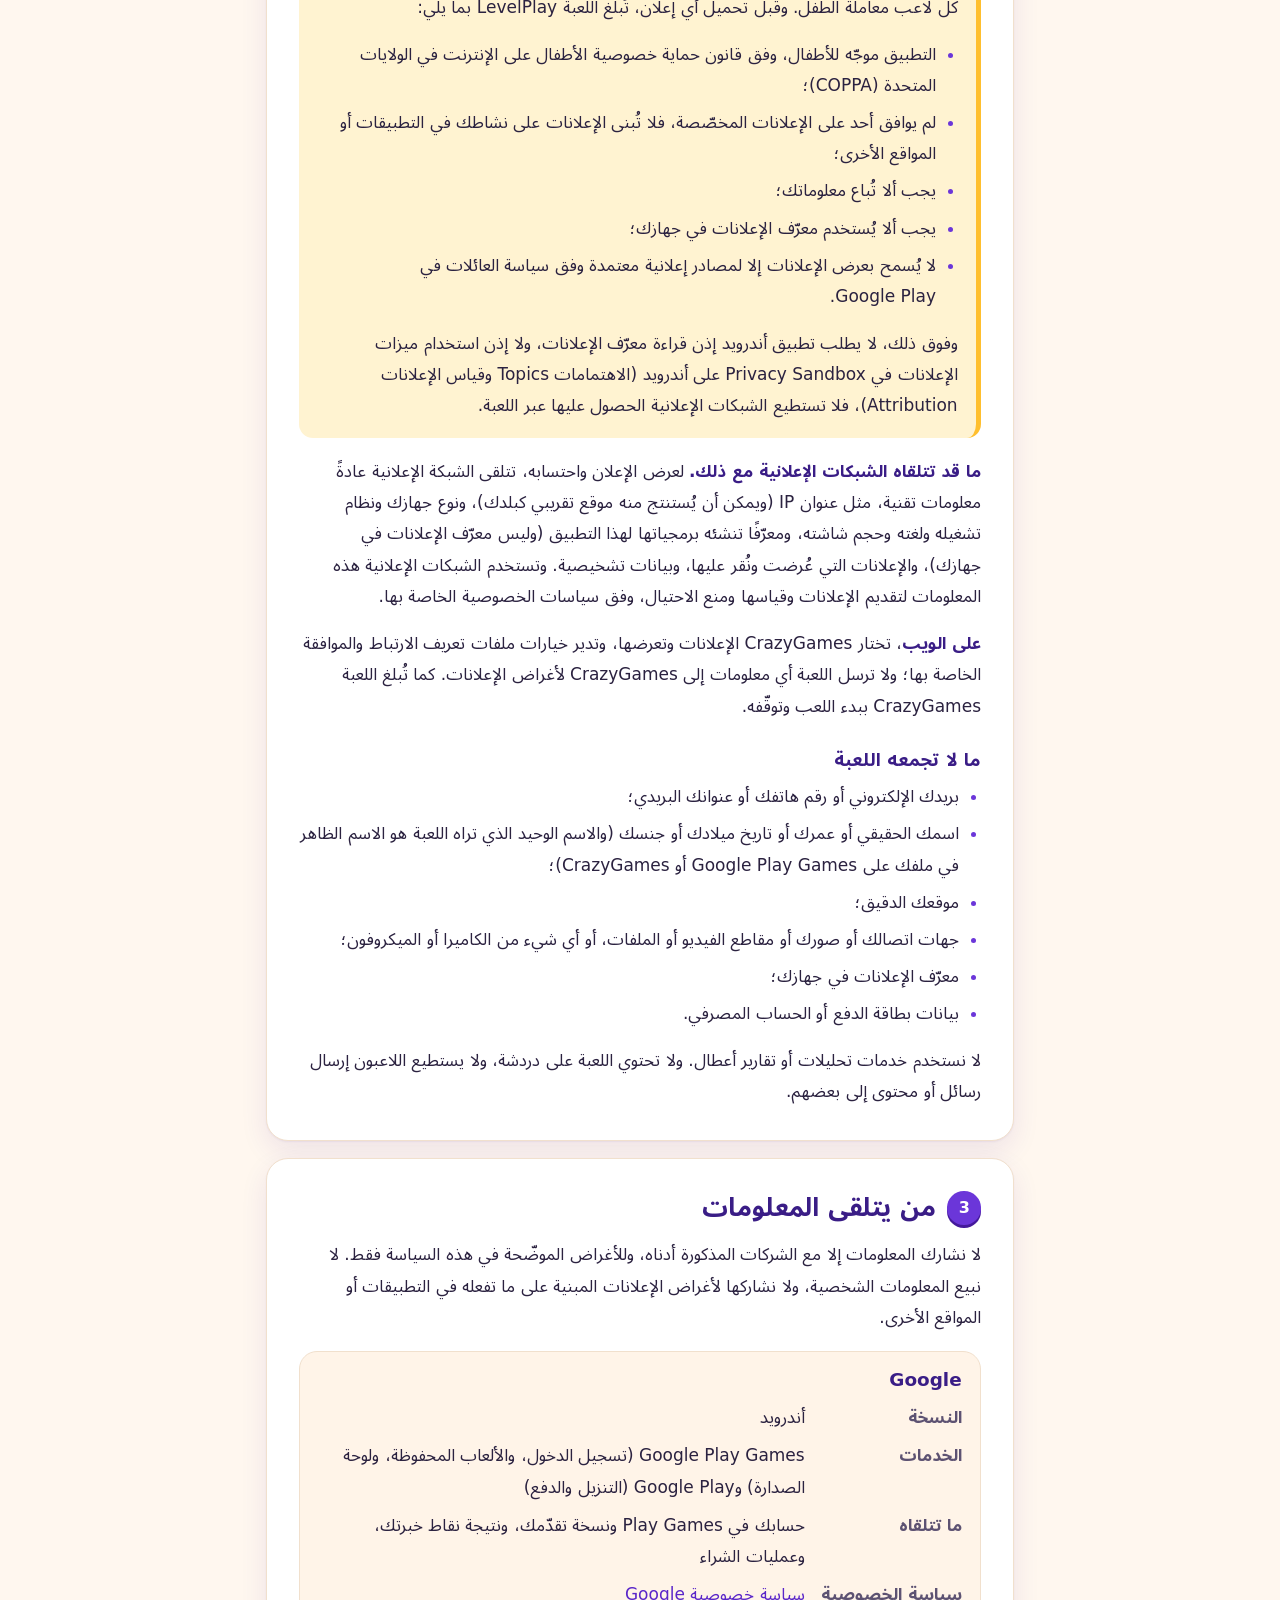
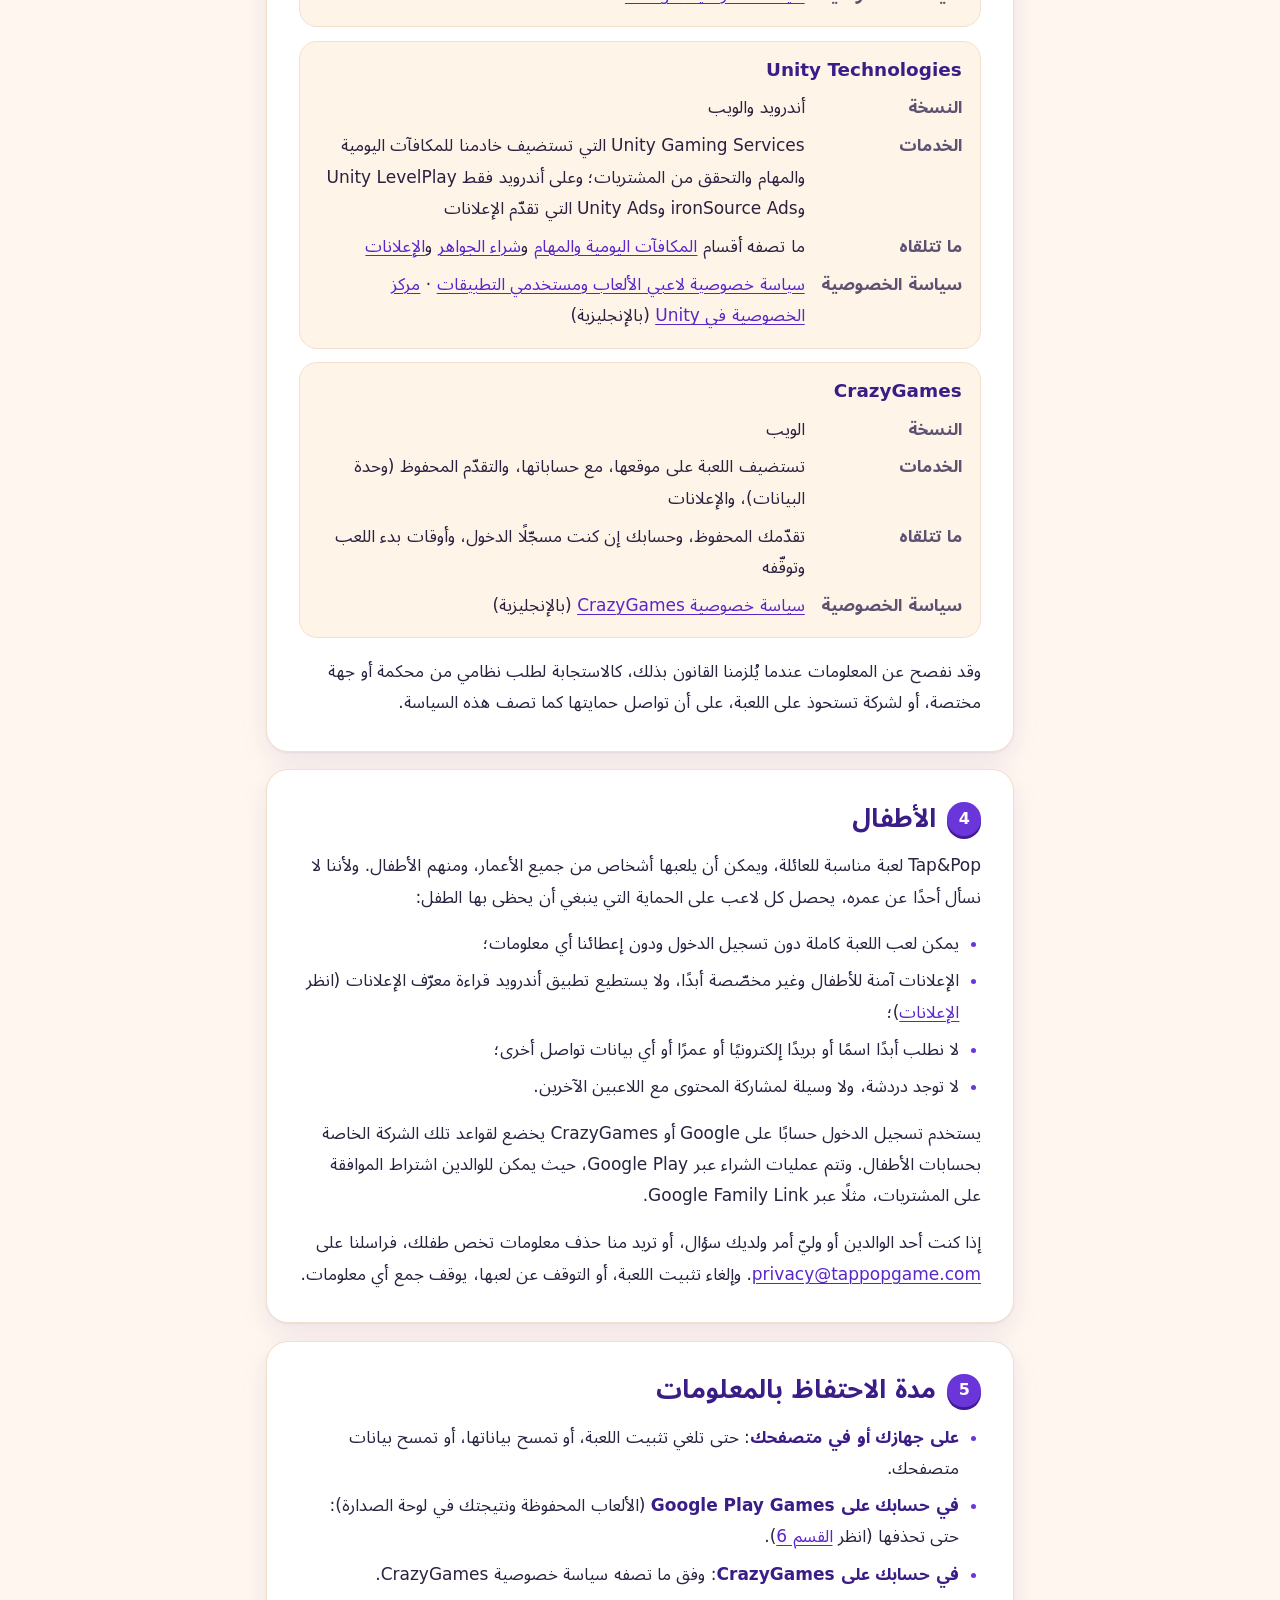
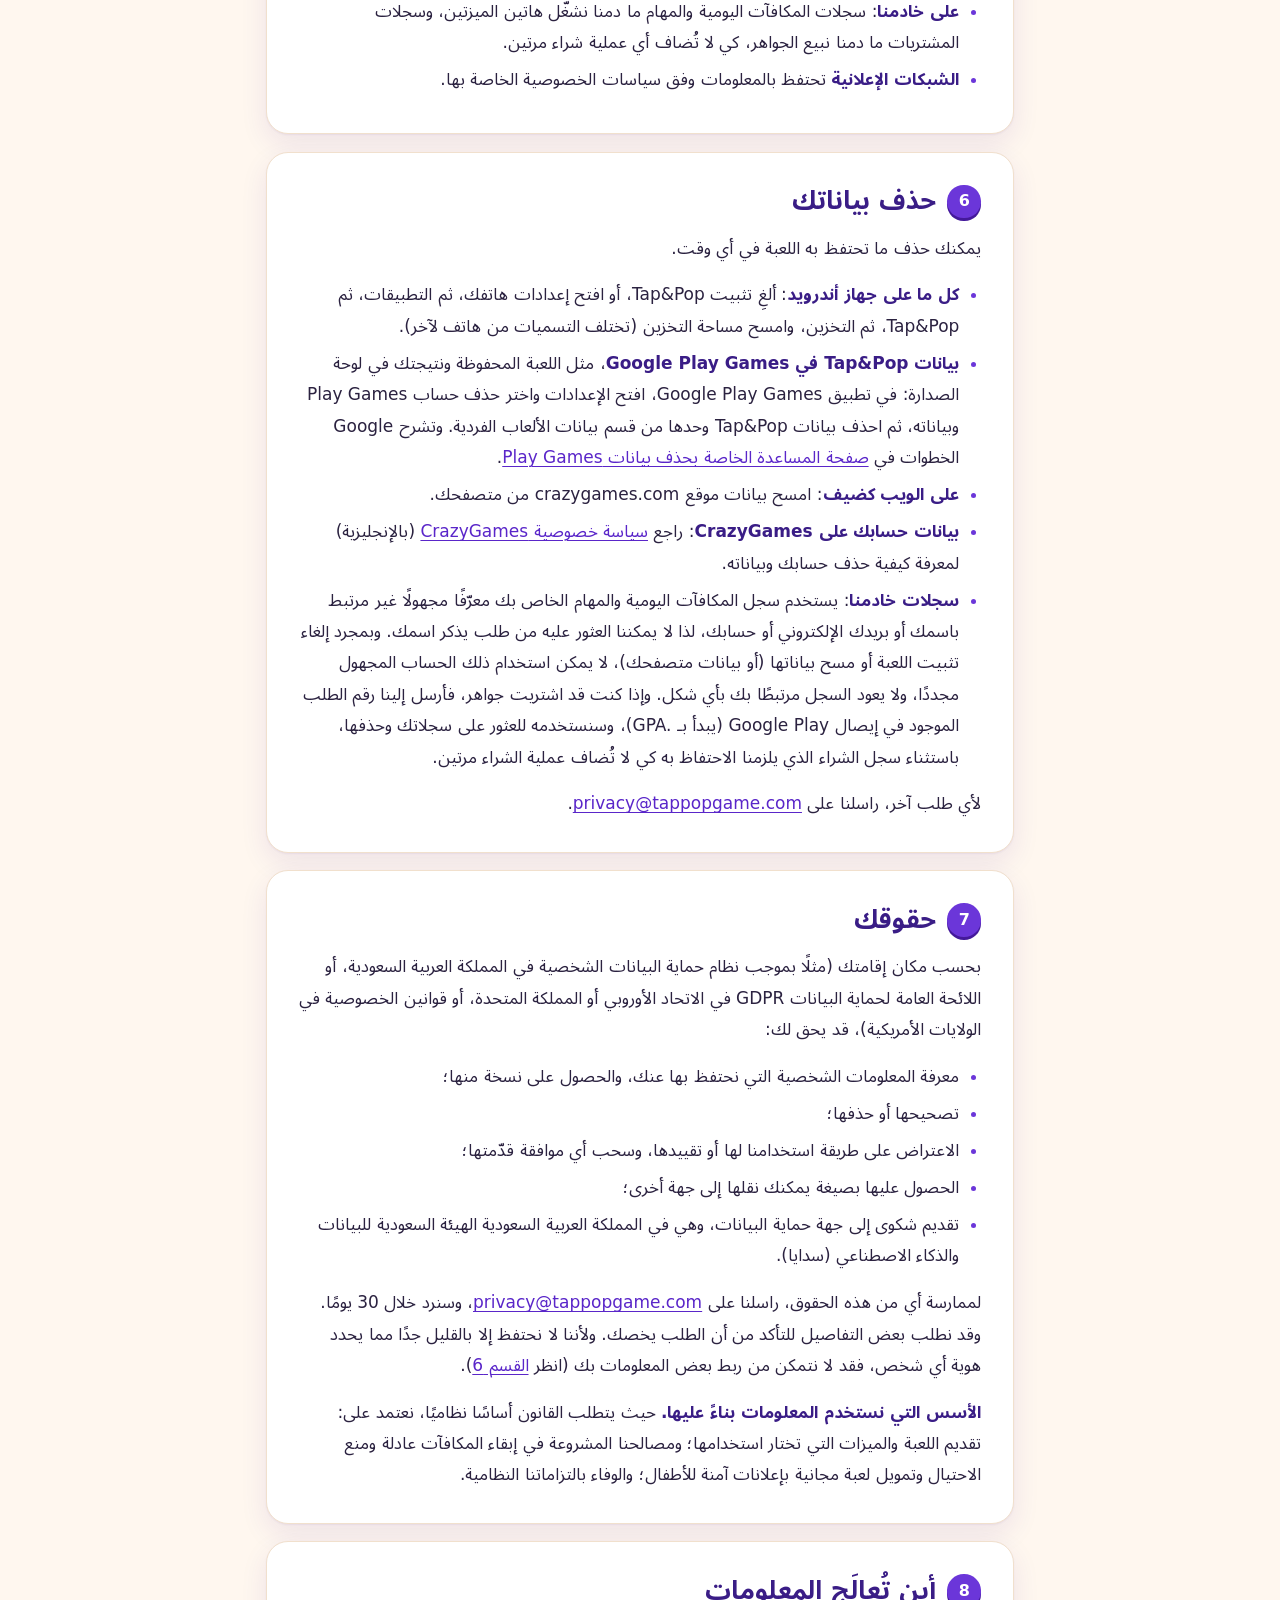
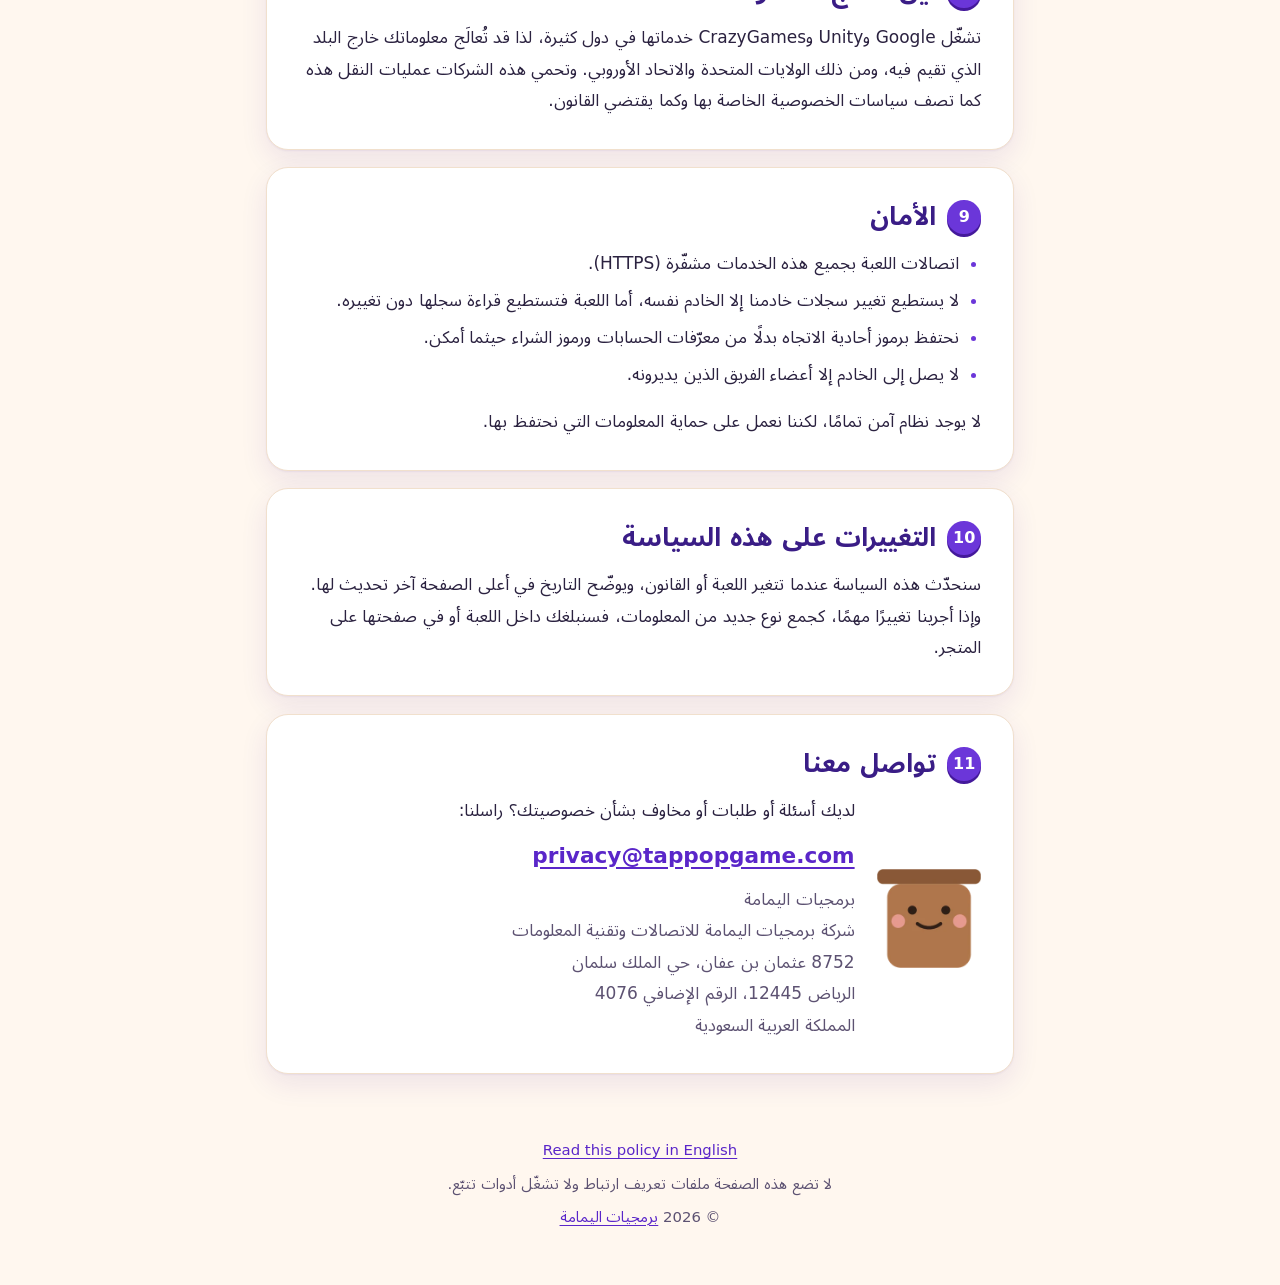
<file: tappop/privacy/ar/index.html>
<!doctype html>
<html lang="ar" dir="rtl">
<head>
<meta charset="utf-8">
<meta name="viewport" content="width=device-width, initial-scale=1">
<title>سياسة الخصوصية · Tap&amp;Pop</title>
<meta name="description" content="كيف تتعامل لعبة Tap&amp;Pop من برمجيات اليمامة مع المعلومات على أندرويد (Google Play) وعلى الويب (CrazyGames).">
<link rel="canonical" href="https://yamamasoft.github.io/tappop/privacy/ar/">
<link rel="alternate" hreflang="en" href="https://yamamasoft.github.io/tappop/privacy/">
<link rel="alternate" hreflang="ar" href="https://yamamasoft.github.io/tappop/privacy/ar/">
<link rel="alternate" hreflang="x-default" href="https://yamamasoft.github.io/tappop/privacy/">
<meta name="theme-color" content="#6b36d9">
<link rel="icon" type="image/png" sizes="32x32" href="../../assets/favicon-32.png">
<link rel="apple-touch-icon" href="../../assets/apple-touch-icon.png">
<link rel="preload" href="../../../assets/fonts/NotoSansArabic-Regular.woff" as="font" type="font/woff" crossorigin>
<link rel="stylesheet" href="../../../assets/site.css">
<meta property="og:type" content="website">
<meta property="og:site_name" content="Yamama Software">
<meta property="og:title" content="سياسة الخصوصية في Tap&amp;Pop">
<meta property="og:description" content="ما تستخدمه Tap&amp;Pop من معلومات، ولماذا، ومن يتلقاها، والخيارات المتاحة لك.">
<meta property="og:url" content="https://yamamasoft.github.io/tappop/privacy/ar/">
<meta property="og:image" content="https://yamamasoft.github.io/tappop/assets/og-image.jpg">
<meta property="og:image:width" content="1024">
<meta property="og:image:height" content="500">
<meta property="og:image:alt" content="شعار Tap&amp;Pop فوق رف متجر عليه فواكه وحلويات وألعاب">
<meta property="og:locale" content="ar_SA">
<meta property="og:locale:alternate" content="en_US">
<meta name="twitter:card" content="summary_large_image">
</head>
<body>
<a class="skip" href="#content">انتقل إلى السياسة</a>

<header class="hero">
  <div class="hero-bg">
    <img src="../../assets/hero-800.webp" srcset="../../assets/hero-800.webp 800w, ../../assets/hero-1600.webp 1600w" sizes="100vw" width="1600" height="900" alt="" fetchpriority="high">
  </div>
  <nav class="topbar" aria-label="الموقع">
    <a class="chip" href="../../"><img src="../../assets/icon-256.webp" width="30" height="30" alt=""><span dir="ltr">Tap&amp;Pop</span></a>
    <a class="chip" href="../" hreflang="en" lang="en" dir="ltr">English</a>
  </nav>
  <img class="logo" src="../../assets/logo.webp" width="720" height="502" alt="Tap&amp;Pop">
  <h1 class="pill">سياسة الخصوصية</h1>
  <p class="meta">آخر تحديث: <time datetime="2026-11-09">9 نوفمبر 2026</time></p>
</header>

<main id="content" class="wrap">

  <section class="card" aria-labelledby="glance-title">
    <h2 id="glance-title">باختصار</h2>
    <p class="lead">Tap&amp;Pop لعبة ألغاز لترتيب البضائع من برمجيات اليمامة، متاحة على أندرويد (Google&nbsp;Play) وعلى الويب (CrazyGames). إليك الخلاصة، وتجد السياسة كاملة أدناه.</p>
    <ul class="glance">
      <li><img src="../../assets/apple.webp" width="52" height="52" alt=""><div><strong>لا حاجة إلى حساب</strong>العب ضيفًا. وإذا سجّلت الدخول بحساب Google&nbsp;Play&nbsp;Games أو CrazyGames، تستخدم اللعبة هذا الحساب لحفظ تقدّمك.</div></li>
      <li><img src="../../assets/milk.webp" width="52" height="52" alt=""><div><strong>لا نسألك من أنت</strong>لا نطلب اسمًا ولا بريدًا إلكترونيًا ولا عمرًا ولا رقم هاتف ولا عنوانًا، ولا نصل إلى موقعك أو جهات اتصالك أو صورك أو الكاميرا أو الميكروفون.</div></li>
      <li><img src="../../assets/star.webp" width="52" height="52" alt=""><div><strong>إعلانات آمنة للأطفال للجميع</strong>الإعلانات غير مخصّصة أبدًا، ولا يستطيع تطبيق أندرويد قراءة معرّف الإعلانات في جهازك.</div></li>
      <li><img src="../../assets/coin.webp" width="52" height="52" alt=""><div><strong>مكافآت بمعرّف مجهول</strong>تعمل المكافآت اليومية والمهام على خادمنا بمعرّف عشوائي غير مرتبط باسمك أو بريدك الإلكتروني أو حسابك.</div></li>
      <li><img src="../../assets/gem.webp" width="52" height="52" alt=""><div><strong>الدفع عبر Google&nbsp;Play</strong>لا نرى بيانات بطاقتك أبدًا، ويتحقق خادمنا من كل عملية شراء جواهر لدى Google لتُضاف مرة واحدة فقط.</div></li>
      <li><img src="../../assets/sparkle.webp" width="52" height="52" alt=""><div><strong>لا نبيع بياناتك</strong>لديك سؤال أو طلب؟ راسلنا على <a href="mailto:privacy@tappopgame.com" dir="ltr">privacy@tappopgame.com</a>.</div></li>
    </ul>
  </section>

  <nav class="card toc" aria-labelledby="toc-title">
    <h2 id="toc-title">المحتويات</h2>
    <ol>
      <li><a href="#who-we-are">من نحن</a></li>
      <li><a href="#information">المعلومات التي تستخدمها اللعبة</a></li>
      <li><a href="#sharing">من يتلقى المعلومات</a></li>
      <li><a href="#children">الأطفال</a></li>
      <li><a href="#retention">مدة الاحتفاظ بالمعلومات</a></li>
      <li><a href="#delete-data">حذف بياناتك</a></li>
      <li><a href="#your-rights">حقوقك</a></li>
      <li><a href="#transfers">أين تُعالَج المعلومات</a></li>
      <li><a href="#security">الأمان</a></li>
      <li><a href="#changes">التغييرات على هذه السياسة</a></li>
      <li><a href="#contact">تواصل معنا</a></li>
    </ol>
  </nav>

  <section class="card" id="who-we-are" aria-labelledby="h-who">
    <h2 id="h-who"><span class="num" aria-hidden="true">1</span>من نحن</h2>
    <p>تطوّر لعبة Tap&amp;Pop <strong>برمجيات اليمامة</strong> (شركة برمجيات اليمامة للاتصالات وتقنية المعلومات)، وهي شركة مسجّلة في المملكة العربية السعودية بسجل تجاري رقم 7054462697. في هذه السياسة، تعني «نحن» و«لنا» شركة برمجيات اليمامة، وتعني «اللعبة» لعبة Tap&amp;Pop.</p>
    <p>توضّح هذه السياسة المعلومات التي تستخدمها اللعبة، ولماذا، ومن يتلقاها، والخيارات المتاحة لك. وهي تشمل نسختَي اللعبة:</p>
    <ul>
      <li><strong>أندرويد</strong>: التطبيق على Google&nbsp;Play؛</li>
      <li><strong>الويب</strong>: النسخة التي تلعبها على CrazyGames.</li>
    </ul>
    <p>نحن مسؤولون عن المعلومات التي تستخدمها اللعبة وخادمنا. وتدير Google وCrazyGames وUnity أيضًا خدماتها الخاصة للعبة، وتسري سياسات الخصوصية الخاصة بها على طريقة استخدامها للمعلومات (انظر <a href="#sharing">القسم 3</a>).</p>
  </section>

  <section class="card" id="information" aria-labelledby="h-info">
    <h2 id="h-info"><span class="num" aria-hidden="true">2</span>المعلومات التي تستخدمها اللعبة</h2>

    <h3 id="progress">تقدّمك وإعداداتك</h3>
    <p>تحفظ اللعبة تقدّمك (المراحل التي أنهيتها، ونجومك ونقاط خبرتك، وعملاتك وجواهرك ومعززاتك، والمكافآت والسمات والصور الرمزية التي جمعتها) وإعداداتك، مثل الصوت والموسيقى واللغة.</p>
    <ul>
      <li><strong>أندرويد</strong>: يُحفظ تقدّمك على جهازك. وإذا كنت مسجّلًا الدخول إلى Google&nbsp;Play&nbsp;Games، تُحفظ نسخة منه أيضًا في حسابك على Google عبر ميزة الألعاب المحفوظة (Saved&nbsp;Games) في Google&nbsp;Play&nbsp;Games، لتكمل اللعب من جهاز آخر.</li>
      <li><strong>الويب</strong>: يُحفظ تقدّمك عبر وحدة البيانات (Data&nbsp;module) في CrazyGames: في حسابك على CrazyGames إن كنت مسجّلًا الدخول، أو في متصفحك إن كنت تلعب ضيفًا.</li>
    </ul>
    <p>عند تشغيل اللعبة أول مرة، تقرأ لغة جهازك أو متصفحك لتختار العربية أو الإنجليزية. ويبقى اختيارك للغة على جهازك.</p>

    <h3 id="signing-in">تسجيل الدخول عبر Google&nbsp;Play&nbsp;Games أو CrazyGames</h3>
    <p>يمكنك لعب اللعبة كاملة ضيفًا. أما تسجيل الدخول فيحفظ تقدّمك ويتيح لك اللعب على أكثر من جهاز. وعلى أندرويد، يلزم تسجيل الدخول أيضًا لشراء الجواهر.</p>
    <ul>
      <li><strong>Google&nbsp;Play&nbsp;Games (أندرويد).</strong> إذا كان جهازك مسجّلًا الدخول إلى Google&nbsp;Play&nbsp;Games، تسجّل اللعبة دخولك تلقائيًا عند تشغيلها، ويمكنك أيضًا تسجيل الدخول من الإعدادات. وتتلقى اللعبة حينها معرّف اللاعب في Play&nbsp;Games، واسمك في Play&nbsp;Games، ورابط صورة ملفك الشخصي. وتعرض اسمك داخل اللعبة، وتستخدم حسابك للألعاب المحفوظة ولوحة الصدارة وعمليات الشراء.</li>
      <li><strong>لوحة الصدارة (أندرويد).</strong> ما دمت مسجّلًا الدخول، ترسل اللعبة مجموع نقاط خبرتك إلى لوحة صدارة Tap&amp;Pop على Google&nbsp;Play&nbsp;Games. واللوحة عامة: يستطيع اللاعبون الآخرون رؤية اسمك في Play&nbsp;Games ونتيجتك. وتتحكم إعدادات Google&nbsp;Play&nbsp;Games في طريقة ظهور ملفك الشخصي.</li>
      <li><strong>CrazyGames (الويب).</strong> إذا كنت مسجّلًا الدخول إلى CrazyGames، تتلقى اللعبة اسم المستخدم الخاص بك في CrazyGames ورابط صورة ملفك الشخصي، وتعرض اسمك داخل اللعبة. ولتسجيل الدخول، استخدم الإعدادات في اللعبة، فتُفتح نافذة تسجيل الدخول الخاصة بـ&nbsp;CrazyGames؛ أما تسجيل الخروج فيكون على موقع CrazyGames نفسه.</li>
    </ul>
    <p>لا تخزّن اللعبة معرّف حسابك. ولتعرف إلى أي حساب ينتمي التقدّم المحفوظ، تحتفظ برمز أحادي الاتجاه (تجزئة) مشتق من المعرّف، لا يمكن إرجاعه إلى المعرّف الأصلي.</p>

    <h3 id="daily-rewards-and-quests">المكافآت اليومية والمهام</h3>
    <p>يدير المكافآت اليومية والمهام خادم صغير تابع لنا، كي تُحتسب الأيام والمكافآت بإنصاف على كل جهاز. ويعمل هذا الخادم على Unity&nbsp;Gaming&nbsp;Services، وهي خدمة سحابية من Unity&nbsp;Technologies، لنسختَي أندرويد والويب كلتيهما.</p>
    <ul>
      <li><strong>حساب مجهول الهوية.</strong> عند تشغيل اللعبة، تسجّل الدخول إلى الخادم بحساب مجهول الهوية: معرّف لاعب عشوائي تنشئه Unity، دون أن يُطلب منك شيء. ولا يتلقى الخادم اسمك ولا بريدك الإلكتروني ولا حسابك على Google&nbsp;Play&nbsp;Games أو CrazyGames؛ والاستثناء الوحيد هو الرمز أحادي الاتجاه المستخدم للتحقق من شراء الجواهر، والموضّح أدناه. وكل تثبيت جديد للعبة، أو جهاز آخر، يحصل على حساب مجهول جديد.</li>
      <li><strong>ما ترسله اللعبة.</strong> المنطقة الزمنية لجهازك (ليبدأ اليوم الجديد عند منتصف الليل بتوقيتك)، ومعرّفًا لكل جلسة لعب، وعمليات المطابقة والفوز بالمراحل التي تحققها ووقتها، ومدى تقدّمك (أبعد مرحلة وصلت إليها والمعززات التي فتحتها)، وما إذا كان عرض الإعلانات ممكنًا، ونتيجة أي إعلان تختار مشاهدته مقابل مكافأة.</li>
      <li><strong>ما يحتفظ به الخادم.</strong> منطقتك الزمنية، وتقويم مكافآتك اليومية، وتقدّمك في المهام، والمكافآت التي منحك إياها، وأوقات بدء جلسات لعبك الأخيرة (حتى تسعة أيام مضت)، لاحتساب كل إجراء في يومه الصحيح.</li>
      <li><strong>معلومات تقنية.</strong> كأي خدمة على الإنترنت، تتلقى خوادم Unity أيضًا معلومات تقنية، مثل عنوان IP الخاص بك، ونوع جهازك ونظام تشغيله، وإصدار اللعبة، ومعرّف تثبيت عشوائيًا تنشئه برمجيات Unity على جهازك.</li>
    </ul>

    <h3 id="purchases">شراء الجواهر (أندرويد)</h3>
    <p>على أندرويد، يمكنك شراء الجواهر بمال حقيقي عبر Google&nbsp;Play، ويلزمك تسجيل الدخول إلى Google&nbsp;Play&nbsp;Games للشراء. أما نسخة الويب فلا تبيع شيئًا.</p>
    <ul>
      <li><strong>تتولى Google&nbsp;Play عملية الدفع.</strong> لا نتلقى أبدًا بيانات بطاقتك أو حسابك المصرفي أو عنوان الفوترة.</li>
      <li><strong>ربط عملية الشراء بحسابك.</strong> عند الشراء، تعطي اللعبة Google&nbsp;Play رمزًا أحادي الاتجاه مشتقًا من معرّف اللاعب في Play&nbsp;Games، وتعيده Google مع عملية الشراء، لتُطابَق عملية الشراء مع الحساب الذي أجراها.</li>
      <li><strong>إضافة جواهرك.</strong> ترسل اللعبة إلى خادمنا المنتج الذي اشتريته، ورمز الشراء (purchase&nbsp;token) الذي أصدرته Google&nbsp;Play، وذلك الرمز أحادي الاتجاه. ويطلب الخادم من Google&nbsp;Play تأكيد أن عملية الشراء حقيقية وأنها تخص حسابك، ثم يضيف الجواهر. ويُستخدم الرمز أحادي الاتجاه لهذا التحقق فقط.</li>
      <li><strong>سجل عملية الشراء.</strong> لكل عملية شراء يضيفها الخادم، يحتفظ برقم الطلب الذي خصّصته Google&nbsp;Play، ورمز أحادي الاتجاه مشتق من رمز الشراء (لا رمز الشراء نفسه)، والمنتج، وعدد الجواهر، والوقت، ومعرّف اللاعب المجهول الخاص بك. ويضمن ذلك ألا تُضاف أي عملية شراء مرتين، ويتيح لنا مساعدتك إذا تواصلت معنا بشأن عملية شراء. ويحتفظ جهازك أيضًا برمز أحادي الاتجاه لكل عملية شراء أضافها.</li>
    </ul>

    <h3 id="ads">الإعلانات</h3>
    <p>تُبقي الإعلانات Tap&amp;Pop مجانية. يظهر بعضها بين المراحل، وبعضها اختياري: تختار مشاهدته مقابل مكافأة، مثل عملات إضافية بعد الفوز، أو فرصة ثانية في مرحلة، أو مكافآت يومية وتقدّم إضافي في المهام.</p>
    <ul>
      <li><strong>أندرويد</strong>: تأتي الإعلانات عبر Unity&nbsp;LevelPlay، من شبكتين إعلانيتين تديرهما Unity: ironSource&nbsp;Ads وUnity Ads.</li>
      <li><strong>الويب</strong>: تأتي الإعلانات من CrazyGames.</li>
    </ul>
    <div class="note">
      <p><strong>إعلانات آمنة للأطفال لكل اللاعبين.</strong> لا نسأل أحدًا عن عمره، ولذلك تعامل اللعبة على أندرويد كل لاعب معاملة الطفل. وقبل تحميل أي إعلان، تُبلغ اللعبة LevelPlay بما يلي:</p>
      <ul>
        <li>التطبيق موجّه للأطفال، وفق قانون حماية خصوصية الأطفال على الإنترنت في الولايات المتحدة (COPPA)؛</li>
        <li>لم يوافق أحد على الإعلانات المخصّصة، فلا تُبنى الإعلانات على نشاطك في التطبيقات أو المواقع الأخرى؛</li>
        <li>يجب ألا تُباع معلوماتك؛</li>
        <li>يجب ألا يُستخدم معرّف الإعلانات في جهازك؛</li>
        <li>لا يُسمح بعرض الإعلانات إلا لمصادر إعلانية معتمدة وفق سياسة العائلات في Google&nbsp;Play.</li>
      </ul>
      <p>وفوق ذلك، لا يطلب تطبيق أندرويد إذن قراءة معرّف الإعلانات، ولا إذن استخدام ميزات الإعلانات في Privacy&nbsp;Sandbox على أندرويد (الاهتمامات Topics وقياس الإعلانات Attribution)، فلا تستطيع الشبكات الإعلانية الحصول عليها عبر اللعبة.</p>
    </div>
    <p><strong>ما قد تتلقاه الشبكات الإعلانية مع ذلك.</strong> لعرض الإعلان واحتسابه، تتلقى الشبكة الإعلانية عادةً معلومات تقنية، مثل عنوان IP (ويمكن أن يُستنتج منه موقع تقريبي كبلدك)، ونوع جهازك ونظام تشغيله ولغته وحجم شاشته، ومعرّفًا تنشئه برمجياتها لهذا التطبيق (وليس معرّف الإعلانات في جهازك)، والإعلانات التي عُرضت ونُقر عليها، وبيانات تشخيصية. وتستخدم الشبكات الإعلانية هذه المعلومات لتقديم الإعلانات وقياسها ومنع الاحتيال، وفق سياسات الخصوصية الخاصة بها.</p>
    <p><strong>على الويب</strong>، تختار CrazyGames الإعلانات وتعرضها، وتدير خيارات ملفات تعريف الارتباط والموافقة الخاصة بها؛ ولا ترسل اللعبة أي معلومات إلى CrazyGames لأغراض الإعلانات. كما تُبلغ اللعبة CrazyGames ببدء اللعب وتوقّفه.</p>

    <h3 id="not-collected">ما لا تجمعه اللعبة</h3>
    <ul>
      <li>بريدك الإلكتروني أو رقم هاتفك أو عنوانك البريدي؛</li>
      <li>اسمك الحقيقي أو عمرك أو تاريخ ميلادك أو جنسك (والاسم الوحيد الذي تراه اللعبة هو الاسم الظاهر في ملفك على Google&nbsp;Play&nbsp;Games أو CrazyGames)؛</li>
      <li>موقعك الدقيق؛</li>
      <li>جهات اتصالك أو صورك أو مقاطع الفيديو أو الملفات، أو أي شيء من الكاميرا أو الميكروفون؛</li>
      <li>معرّف الإعلانات في جهازك؛</li>
      <li>بيانات بطاقة الدفع أو الحساب المصرفي.</li>
    </ul>
    <p>لا نستخدم خدمات تحليلات أو تقارير أعطال. ولا تحتوي اللعبة على دردشة، ولا يستطيع اللاعبون إرسال رسائل أو محتوى إلى بعضهم.</p>
  </section>

  <section class="card" id="sharing" aria-labelledby="h-sharing">
    <h2 id="h-sharing"><span class="num" aria-hidden="true">3</span>من يتلقى المعلومات</h2>
    <p>لا نشارك المعلومات إلا مع الشركات المذكورة أدناه، وللأغراض الموضّحة في هذه السياسة فقط. لا نبيع المعلومات الشخصية، ولا نشاركها لأغراض الإعلانات المبنية على ما تفعله في التطبيقات أو المواقع الأخرى.</p>
    <div class="partners">
      <article class="partner" aria-labelledby="p-google">
        <h3 id="p-google">Google</h3>
        <dl>
          <dt>النسخة</dt><dd>أندرويد</dd>
          <dt>الخدمات</dt><dd>Google&nbsp;Play&nbsp;Games (تسجيل الدخول، والألعاب المحفوظة، ولوحة الصدارة) وGoogle Play (التنزيل والدفع)</dd>
          <dt>ما تتلقاه</dt><dd>حسابك في Play&nbsp;Games ونسخة تقدّمك، ونتيجة نقاط خبرتك، وعمليات الشراء</dd>
          <dt>سياسة الخصوصية</dt><dd><a href="https://policies.google.com/privacy?hl=ar">سياسة خصوصية Google</a></dd>
        </dl>
      </article>
      <article class="partner" aria-labelledby="p-unity">
        <h3 id="p-unity">Unity&nbsp;Technologies</h3>
        <dl>
          <dt>النسخة</dt><dd>أندرويد والويب</dd>
          <dt>الخدمات</dt><dd>Unity&nbsp;Gaming&nbsp;Services التي تستضيف خادمنا للمكافآت اليومية والمهام والتحقق من المشتريات؛ وعلى أندرويد فقط Unity&nbsp;LevelPlay وironSource Ads وUnity Ads التي تقدّم الإعلانات</dd>
          <dt>ما تتلقاه</dt><dd>ما تصفه أقسام <a href="#daily-rewards-and-quests">المكافآت اليومية والمهام</a> و<a href="#purchases">شراء الجواهر</a> و<a href="#ads">الإعلانات</a></dd>
          <dt>سياسة الخصوصية</dt><dd><a href="https://unity.com/legal/game-player-and-app-user-privacy-policy">سياسة خصوصية لاعبي الألعاب ومستخدمي التطبيقات</a> · <a href="https://unity.com/legal/privacy-policy">مركز الخصوصية في Unity</a> (بالإنجليزية)</dd>
        </dl>
      </article>
      <article class="partner" aria-labelledby="p-crazygames">
        <h3 id="p-crazygames">CrazyGames</h3>
        <dl>
          <dt>النسخة</dt><dd>الويب</dd>
          <dt>الخدمات</dt><dd>تستضيف اللعبة على موقعها، مع حساباتها، والتقدّم المحفوظ (وحدة البيانات)، والإعلانات</dd>
          <dt>ما تتلقاه</dt><dd>تقدّمك المحفوظ، وحسابك إن كنت مسجّلًا الدخول، وأوقات بدء اللعب وتوقّفه</dd>
          <dt>سياسة الخصوصية</dt><dd><a href="https://www.crazygames.com/privacy-policy">سياسة خصوصية CrazyGames</a> (بالإنجليزية)</dd>
        </dl>
      </article>
    </div>
    <p>وقد نفصح عن المعلومات عندما يُلزمنا القانون بذلك، كالاستجابة لطلب نظامي من محكمة أو جهة مختصة، أو لشركة تستحوذ على اللعبة، على أن تواصل حمايتها كما تصف هذه السياسة.</p>
  </section>

  <section class="card" id="children" aria-labelledby="h-children">
    <h2 id="h-children"><span class="num" aria-hidden="true">4</span>الأطفال</h2>
    <p>Tap&amp;Pop لعبة مناسبة للعائلة، ويمكن أن يلعبها أشخاص من جميع الأعمار، ومنهم الأطفال. ولأننا لا نسأل أحدًا عن عمره، يحصل كل لاعب على الحماية التي ينبغي أن يحظى بها الطفل:</p>
    <ul>
      <li>يمكن لعب اللعبة كاملة دون تسجيل الدخول ودون إعطائنا أي معلومات؛</li>
      <li>الإعلانات آمنة للأطفال وغير مخصّصة أبدًا، ولا يستطيع تطبيق أندرويد قراءة معرّف الإعلانات (انظر <a href="#ads">الإعلانات</a>)؛</li>
      <li>لا نطلب أبدًا اسمًا أو بريدًا إلكترونيًا أو عمرًا أو أي بيانات تواصل أخرى؛</li>
      <li>لا توجد دردشة، ولا وسيلة لمشاركة المحتوى مع اللاعبين الآخرين.</li>
    </ul>
    <p>يستخدم تسجيل الدخول حسابًا على Google أو CrazyGames يخضع لقواعد تلك الشركة الخاصة بحسابات الأطفال. وتتم عمليات الشراء عبر Google&nbsp;Play، حيث يمكن للوالدين اشتراط الموافقة على المشتريات، مثلًا عبر Google&nbsp;Family&nbsp;Link.</p>
    <p>إذا كنت أحد الوالدين أو وليّ أمر ولديك سؤال، أو تريد منا حذف معلومات تخص طفلك، فراسلنا على <a href="mailto:privacy@tappopgame.com" dir="ltr">privacy@tappopgame.com</a>. وإلغاء تثبيت اللعبة، أو التوقف عن لعبها، يوقف جمع أي معلومات.</p>
  </section>

  <section class="card" id="retention" aria-labelledby="h-retention">
    <h2 id="h-retention"><span class="num" aria-hidden="true">5</span>مدة الاحتفاظ بالمعلومات</h2>
    <ul>
      <li><strong>على جهازك أو في متصفحك</strong>: حتى تلغي تثبيت اللعبة، أو تمسح بياناتها، أو تمسح بيانات متصفحك.</li>
      <li><strong>في حسابك على Google&nbsp;Play&nbsp;Games</strong> (الألعاب المحفوظة ونتيجتك في لوحة الصدارة): حتى تحذفها (انظر <a href="#delete-data">القسم 6</a>).</li>
      <li><strong>في حسابك على CrazyGames</strong>: وفق ما تصفه سياسة خصوصية CrazyGames.</li>
      <li><strong>على خادمنا</strong>: سجلات المكافآت اليومية والمهام ما دمنا نشغّل هاتين الميزتين، وسجلات المشتريات ما دمنا نبيع الجواهر، كي لا تُضاف أي عملية شراء مرتين.</li>
      <li><strong>الشبكات الإعلانية</strong> تحتفظ بالمعلومات وفق سياسات الخصوصية الخاصة بها.</li>
    </ul>
  </section>

  <section class="card" id="delete-data" aria-labelledby="h-delete">
    <h2 id="h-delete"><span class="num" aria-hidden="true">6</span>حذف بياناتك</h2>
    <p>يمكنك حذف ما تحتفظ به اللعبة في أي وقت.</p>
    <ul>
      <li><strong>كل ما على جهاز أندرويد</strong>: ألغِ تثبيت Tap&amp;Pop، أو افتح إعدادات هاتفك، ثم التطبيقات، ثم Tap&amp;Pop، ثم التخزين، وامسح مساحة التخزين (تختلف التسميات من هاتف لآخر).</li>
      <li><strong>بيانات Tap&amp;Pop في Google&nbsp;Play&nbsp;Games</strong>، مثل اللعبة المحفوظة ونتيجتك في لوحة الصدارة: في تطبيق Google&nbsp;Play&nbsp;Games، افتح الإعدادات واختر حذف حساب Play&nbsp;Games وبياناته، ثم احذف بيانات Tap&amp;Pop وحدها من قسم بيانات الألعاب الفردية. وتشرح Google الخطوات في <a href="https://support.google.com/googleplay/answer/9130646?hl=ar">صفحة المساعدة الخاصة بحذف بيانات Play&nbsp;Games</a>.</li>
      <li><strong>على الويب كضيف</strong>: امسح بيانات موقع <span dir="ltr">crazygames.com</span> من متصفحك.</li>
      <li><strong>بيانات حسابك على CrazyGames</strong>: راجع <a href="https://www.crazygames.com/privacy-policy">سياسة خصوصية CrazyGames</a> (بالإنجليزية) لمعرفة كيفية حذف حسابك وبياناته.</li>
      <li><strong>سجلات خادمنا</strong>: يستخدم سجل المكافآت اليومية والمهام الخاص بك معرّفًا مجهولًا غير مرتبط باسمك أو بريدك الإلكتروني أو حسابك، لذا لا يمكننا العثور عليه من طلب يذكر اسمك. وبمجرد إلغاء تثبيت اللعبة أو مسح بياناتها (أو بيانات متصفحك)، لا يمكن استخدام ذلك الحساب المجهول مجددًا، ولا يعود السجل مرتبطًا بك بأي شكل. وإذا كنت قد اشتريت جواهر، فأرسل إلينا رقم الطلب الموجود في إيصال Google&nbsp;Play (يبدأ بـ&nbsp;<bdi dir="ltr">GPA.</bdi>)، وسنستخدمه للعثور على سجلاتك وحذفها، باستثناء سجل الشراء الذي يلزمنا الاحتفاظ به كي لا تُضاف عملية الشراء مرتين.</li>
    </ul>
    <p>لأي طلب آخر، راسلنا على <a href="mailto:privacy@tappopgame.com" dir="ltr">privacy@tappopgame.com</a>.</p>
  </section>

  <section class="card" id="your-rights" aria-labelledby="h-rights">
    <h2 id="h-rights"><span class="num" aria-hidden="true">7</span>حقوقك</h2>
    <p>بحسب مكان إقامتك (مثلًا بموجب نظام حماية البيانات الشخصية في المملكة العربية السعودية، أو اللائحة العامة لحماية البيانات GDPR في الاتحاد الأوروبي أو المملكة المتحدة، أو قوانين الخصوصية في الولايات الأمريكية)، قد يحق لك:</p>
    <ul>
      <li>معرفة المعلومات الشخصية التي نحتفظ بها عنك، والحصول على نسخة منها؛</li>
      <li>تصحيحها أو حذفها؛</li>
      <li>الاعتراض على طريقة استخدامنا لها أو تقييدها، وسحب أي موافقة قدّمتها؛</li>
      <li>الحصول عليها بصيغة يمكنك نقلها إلى جهة أخرى؛</li>
      <li>تقديم شكوى إلى جهة حماية البيانات، وهي في المملكة العربية السعودية الهيئة السعودية للبيانات والذكاء الاصطناعي (سدايا).</li>
    </ul>
    <p>لممارسة أي من هذه الحقوق، راسلنا على <a href="mailto:privacy@tappopgame.com" dir="ltr">privacy@tappopgame.com</a>، وسنرد خلال 30 يومًا. وقد نطلب بعض التفاصيل للتأكد من أن الطلب يخصك. ولأننا لا نحتفظ إلا بالقليل جدًا مما يحدد هوية أي شخص، فقد لا نتمكن من ربط بعض المعلومات بك (انظر <a href="#delete-data">القسم 6</a>).</p>
    <p><strong>الأسس التي نستخدم المعلومات بناءً عليها.</strong> حيث يتطلب القانون أساسًا نظاميًا، نعتمد على: تقديم اللعبة والميزات التي تختار استخدامها؛ ومصالحنا المشروعة في إبقاء المكافآت عادلة ومنع الاحتيال وتمويل لعبة مجانية بإعلانات آمنة للأطفال؛ والوفاء بالتزاماتنا النظامية.</p>
  </section>

  <section class="card" id="transfers" aria-labelledby="h-transfers">
    <h2 id="h-transfers"><span class="num" aria-hidden="true">8</span>أين تُعالَج المعلومات</h2>
    <p>تشغّل Google وUnity وCrazyGames خدماتها في دول كثيرة، لذا قد تُعالَج معلوماتك خارج البلد الذي تقيم فيه، ومن ذلك الولايات المتحدة والاتحاد الأوروبي. وتحمي هذه الشركات عمليات النقل هذه كما تصف سياسات الخصوصية الخاصة بها وكما يقتضي القانون.</p>
  </section>

  <section class="card" id="security" aria-labelledby="h-security">
    <h2 id="h-security"><span class="num" aria-hidden="true">9</span>الأمان</h2>
    <ul>
      <li>اتصالات اللعبة بجميع هذه الخدمات مشفّرة (HTTPS).</li>
      <li>لا يستطيع تغيير سجلات خادمنا إلا الخادم نفسه، أما اللعبة فتستطيع قراءة سجلها دون تغييره.</li>
      <li>نحتفظ برموز أحادية الاتجاه بدلًا من معرّفات الحسابات ورموز الشراء حيثما أمكن.</li>
      <li>لا يصل إلى الخادم إلا أعضاء الفريق الذين يديرونه.</li>
    </ul>
    <p>لا يوجد نظام آمن تمامًا، لكننا نعمل على حماية المعلومات التي نحتفظ بها.</p>
  </section>

  <section class="card" id="changes" aria-labelledby="h-changes">
    <h2 id="h-changes"><span class="num" aria-hidden="true">10</span>التغييرات على هذه السياسة</h2>
    <p>سنحدّث هذه السياسة عندما تتغير اللعبة أو القانون، ويوضّح التاريخ في أعلى الصفحة آخر تحديث لها. وإذا أجرينا تغييرًا مهمًا، كجمع نوع جديد من المعلومات، فسنبلغك داخل اللعبة أو في صفحتها على المتجر.</p>
  </section>

  <section class="card" id="contact" aria-labelledby="h-contact">
    <h2 id="h-contact"><span class="num" aria-hidden="true">11</span>تواصل معنا</h2>
    <div class="contact">
      <img class="mascot" src="../../assets/mascot.webp" width="240" height="228" alt="">
      <div>
        <p>لديك أسئلة أو طلبات أو مخاوف بشأن خصوصيتك؟ راسلنا:</p>
        <p class="email"><a href="mailto:privacy@tappopgame.com" dir="ltr">privacy@tappopgame.com</a></p>
        <address>
          برمجيات اليمامة<br>
          شركة برمجيات اليمامة للاتصالات وتقنية المعلومات<br>
          8752 عثمان بن عفان، حي الملك سلمان<br>
          الرياض 12445، الرقم الإضافي 4076<br>
          المملكة العربية السعودية
        </address>
      </div>
    </div>
  </section>

</main>

<footer class="site-footer">
  <p class="no-print"><a href="../" hreflang="en" lang="en" dir="ltr">Read this policy in English</a></p>
  <p>لا تضع هذه الصفحة ملفات تعريف ارتباط ولا تشغّل أدوات تتبّع.</p>
  <p>© 2026 <a href="../../../">برمجيات اليمامة</a></p>
</footer>
</body>
</html>
</file>
<file: assets/site.css>
/* Yamama Software public pages: one stylesheet for every page.
   Light and dark, left-to-right and right-to-left (logical properties throughout). */

@font-face {
  font-family: "Noto Sans Arabic";
  src: url("fonts/NotoSansArabic-Regular.woff") format("woff");
  font-weight: 400;
  font-style: normal;
  font-display: swap;
  unicode-range: U+0600-06FF, U+0750-077F, U+08A0-08FF, U+FB50-FDFF, U+FE70-FEFF, U+200C-200F, U+2066-2069;
}

@font-face {
  font-family: "Noto Sans Arabic";
  src: url("fonts/NotoSansArabic-Bold.woff") format("woff");
  font-weight: 700 900;
  font-style: normal;
  font-display: swap;
  unicode-range: U+0600-06FF, U+0750-077F, U+08A0-08FF, U+FB50-FDFF, U+FE70-FEFF, U+200C-200F, U+2066-2069;
}

:root {
  color-scheme: light dark;

  --font-body: system-ui, -apple-system, "Segoe UI", Roboto, "Helvetica Neue", Arial, sans-serif;
  --font-display: ui-rounded, "SF Pro Rounded", system-ui, -apple-system, "Segoe UI", Roboto, sans-serif;
  --font-arabic: "Noto Sans Arabic", system-ui, "Segoe UI", Tahoma, "Geeza Pro", sans-serif;

  --wrap: 780px;
  --radius: 22px;

  --bg: #fff7ef;
  --card: #ffffff;
  --tint: #fff4e8;
  --ink: #2b2240;
  --ink-soft: #5d5272;
  --heading: #3a1d86;
  --line: #f1e0cd;
  --brand: #6b36d9;
  --brand-shadow: #44199b;
  --brand-soft: #ece4ff;
  --link: #5a26c9;
  --link-hover: #d43c86;
  --sun: #ffbf2e;
  --sun-soft: #fff3d1;
  --chip: rgba(255, 255, 255, 0.86);
  --focus: #ff5aa0;
  --wash-top: rgba(255, 247, 239, 0.25);
  --wash-mid: rgba(255, 247, 239, 0.62);
  --shadow: 0 1px 2px rgba(68, 25, 155, 0.06), 0 10px 28px rgba(68, 25, 155, 0.09);
  --shadow-sm: 0 2px 8px rgba(68, 25, 155, 0.14);
}

@media (prefers-color-scheme: dark) {
  :root {
    --bg: #161029;
    --card: #211938;
    --tint: #2a2046;
    --ink: #f1ebff;
    --ink-soft: #c3b8de;
    --heading: #d9ccff;
    --line: #372b5e;
    --brand: #8f63ff;
    --brand-shadow: #4e23b8;
    --brand-soft: #31255a;
    --link: #c2adff;
    --link-hover: #ff8fbf;
    --sun: #ffc94d;
    --sun-soft: #3a2d17;
    --chip: rgba(33, 25, 56, 0.88);
    --wash-top: rgba(22, 16, 41, 0.45);
    --wash-mid: rgba(22, 16, 41, 0.78);
    --shadow: 0 1px 2px rgba(0, 0, 0, 0.35), 0 12px 30px rgba(0, 0, 0, 0.35);
    --shadow-sm: 0 2px 10px rgba(0, 0, 0, 0.4);
  }
}

*, *::before, *::after { box-sizing: border-box; }

html {
  -webkit-text-size-adjust: 100%;
  text-size-adjust: 100%;
  scroll-behavior: smooth;
}

@media (prefers-reduced-motion: reduce) {
  html { scroll-behavior: auto; }
}

body {
  margin: 0;
  background: var(--bg);
  color: var(--ink);
  font: 400 1.0625rem/1.65 var(--font-body);
  overflow-wrap: break-word;
}

html[lang="ar"] {
  --font-body: var(--font-arabic);
  --font-display: var(--font-arabic);
}

html[lang="ar"] body { line-height: 1.85; }

img { max-width: 100%; height: auto; }

a {
  color: var(--link);
  text-decoration-thickness: 0.08em;
  text-underline-offset: 0.2em;
}

a:hover { color: var(--link-hover); }

:focus-visible {
  outline: 3px solid var(--focus);
  outline-offset: 3px;
  border-radius: 6px;
}

.skip {
  position: absolute;
  inset-inline-start: 16px;
  top: -4rem;
  z-index: 10;
  padding: 0.55rem 1rem;
  border-radius: 999px;
  background: var(--card);
  color: var(--ink);
  font-weight: 700;
  box-shadow: var(--shadow-sm);
}

.skip:focus { top: 12px; }

.wrap {
  max-width: var(--wrap);
  margin-inline: auto;
  padding-inline: 16px;
}

/* ---------- Header ---------- */

.hero {
  position: relative;
  isolation: isolate;
  overflow: hidden;
  padding: 0 16px 4.25rem;
  text-align: center;
}

.hero-bg {
  position: absolute;
  inset: 0;
  z-index: -2;
}

.hero-bg img {
  width: 100%;
  height: 100%;
  object-fit: cover;
  object-position: 50% 30%;
}

.hero::before {
  content: "";
  position: absolute;
  inset: 0;
  z-index: -1;
  background: linear-gradient(180deg, var(--wash-top) 0%, var(--wash-mid) 58%, var(--bg) 100%);
}

.topbar {
  display: flex;
  align-items: center;
  justify-content: space-between;
  gap: 12px;
  max-width: var(--wrap);
  margin-inline: auto;
  padding-block: 14px;
}

.chip {
  display: inline-flex;
  align-items: center;
  gap: 0.5rem;
  min-height: 44px;
  padding: 0.35rem 1rem;
  border-radius: 999px;
  background: var(--chip);
  color: var(--heading);
  font-weight: 700;
  text-decoration: none;
  box-shadow: var(--shadow-sm);
  backdrop-filter: blur(6px);
  -webkit-backdrop-filter: blur(6px);
}

.chip:hover { color: var(--link-hover); }

.chip img {
  width: 30px;
  height: 30px;
  margin-inline-start: -0.5rem;
  border-radius: 9px;
}

.hero .logo {
  display: block;
  width: min(72vw, 330px);
  margin: 0.4rem auto 0;
  filter: drop-shadow(0 12px 20px rgba(58, 20, 140, 0.28));
}

.logo-title { margin: 0; }

.pill {
  display: inline-block;
  margin: 1rem 0 0;
  padding: 0.42em 1.35em 0.5em;
  border-radius: 999px;
  background: linear-gradient(180deg, #8c5dff 0%, #5c2bd2 100%);
  color: #fff;
  font: 800 clamp(1.55rem, 5.4vw, 2.2rem)/1.15 var(--font-display);
  letter-spacing: 0.01em;
  text-shadow: 0 2px 0 rgba(36, 9, 92, 0.35);
  box-shadow: 0 5px 0 #3b178f, 0 16px 26px rgba(59, 23, 143, 0.3);
}

.meta {
  margin: 1.15rem 0 0;
  color: var(--ink-soft);
  font-weight: 600;
}

.tagline {
  margin: 1rem auto 0;
  max-width: 34rem;
  color: var(--heading);
  font: 700 clamp(1.1rem, 3.6vw, 1.35rem)/1.4 var(--font-display);
}

/* ---------- Content ---------- */

main.wrap {
  position: relative;
  margin-top: -2.25rem;
  padding-bottom: 1rem;
}

.card {
  margin: 0 0 1.1rem;
  padding: clamp(1.15rem, 4vw, 2rem);
  border: 1px solid var(--line);
  border-radius: var(--radius);
  background: var(--card);
  box-shadow: var(--shadow);
  scroll-margin-top: 16px;
}

h2, h3 {
  color: var(--heading);
  font-family: var(--font-display);
  scroll-margin-top: 16px;
}

h2 {
  display: flex;
  align-items: center;
  gap: 0.7rem;
  margin: 0 0 0.9rem;
  font-size: clamp(1.3rem, 3.4vw, 1.6rem);
  font-weight: 800;
  line-height: 1.25;
}

h3 {
  margin: 1.6rem 0 0.55rem;
  font-size: 1.15rem;
  font-weight: 800;
  line-height: 1.35;
}

.num {
  flex: none;
  display: inline-grid;
  place-items: center;
  width: 2.1rem;
  height: 2.1rem;
  border-radius: 50%;
  background: var(--brand);
  color: #fff;
  font-size: 1rem;
  font-weight: 800;
  box-shadow: 0 3px 0 var(--brand-shadow);
}

h2 .pic {
  width: 40px;
  height: 40px;
  flex: none;
}

p, ul, ol, dl { margin: 0 0 0.95rem; }

p:last-child, ul:last-child, ol:last-child, dl:last-child { margin-bottom: 0; }

ul, ol { padding-inline-start: 1.35rem; }

li { margin: 0.35rem 0; }

li::marker { color: var(--brand); font-weight: 700; }

strong { color: var(--heading); }

.lead { font-size: 1.08rem; }

.legal-name {
  padding: 0.6rem 1rem;
  border-radius: 14px;
  background: var(--tint);
  color: var(--heading);
  font-weight: 700;
  text-align: center;
}

/* At a glance */
.glance {
  display: grid;
  grid-template-columns: repeat(auto-fit, minmax(min(100%, 300px), 1fr));
  gap: 0.75rem;
  margin: 1.1rem 0 0;
  padding: 0;
  list-style: none;
}

.glance li {
  display: flex;
  align-items: flex-start;
  gap: 0.85rem;
  margin: 0;
  padding: 0.9rem 1rem;
  border-radius: 18px;
  background: var(--tint);
}

.glance img {
  width: 52px;
  height: 52px;
  flex: none;
}

.glance strong {
  display: block;
  margin-bottom: 0.1rem;
  font-family: var(--font-display);
  font-size: 1.04rem;
}

/* Contents */
.toc ol {
  margin: 0;
  columns: 2 15rem;
  column-gap: 2.25rem;
}

.toc li {
  margin: 0 0 0.45rem;
  break-inside: avoid;
}

.toc a { font-weight: 600; }

/* Callout */
.note {
  margin: 1.1rem 0;
  padding: 1rem 1.15rem;
  border-inline-start: 5px solid var(--sun);
  border-radius: 14px;
  background: var(--sun-soft);
}

/* Partners */
.partners {
  display: grid;
  gap: 0.85rem;
  margin: 1.1rem 0;
}

.partner {
  padding: 1rem 1.15rem;
  border: 1px solid var(--line);
  border-radius: 18px;
  background: var(--tint);
}

.partner h3 { margin: 0 0 0.6rem; }

.partner dl {
  display: grid;
  grid-template-columns: max-content 1fr;
  gap: 0.4rem 1rem;
  margin: 0;
}

.partner dt {
  color: var(--ink-soft);
  font-weight: 700;
}

.partner dd { margin: 0; }

@media (max-width: 560px) {
  .partner dl { grid-template-columns: 1fr; gap: 0.1rem; }
  .partner dt { margin-top: 0.45rem; }
  .partner dt:first-child { margin-top: 0; }
}

/* Contact */
.contact {
  display: flex;
  align-items: center;
  gap: 1.4rem;
}

.contact .mascot {
  width: 104px;
  flex: none;
}

.email {
  margin: 0.2rem 0 0.9rem;
  font: 800 clamp(1.15rem, 4vw, 1.35rem)/1.3 var(--font-display);
}

address {
  color: var(--ink-soft);
  font-style: normal;
}

@media (max-width: 560px) {
  .contact { flex-direction: column; text-align: center; }
}

/* Buttons (home and app pages) */
.buttons {
  display: flex;
  flex-wrap: wrap;
  gap: 0.7rem;
  margin: 1.1rem 0 0;
  padding: 0;
  list-style: none;
}

.buttons li { margin: 0; }

.button {
  display: inline-flex;
  align-items: center;
  min-height: 46px;
  padding: 0.5rem 1.25rem;
  border-radius: 999px;
  background: var(--brand);
  color: #fff;
  font-weight: 800;
  text-decoration: none;
  box-shadow: 0 4px 0 var(--brand-shadow);
}

.button:hover { color: #fff; filter: brightness(1.08); }

.button.alt {
  background: var(--brand-soft);
  color: var(--heading);
  box-shadow: none;
}

.button.alt:hover { color: var(--link-hover); filter: none; }

/* Home page */
.band {
  padding: 3rem 16px 4.5rem;
  background:
    radial-gradient(circle at 12% 20%, rgba(255, 191, 46, 0.35) 0 9%, transparent 10%),
    radial-gradient(circle at 88% 30%, rgba(255, 90, 160, 0.3) 0 7%, transparent 8%),
    linear-gradient(135deg, #6b36d9 0%, #9a4fe0 55%, #e2539c 100%);
  color: #fff;
  text-align: center;
}

.band .wordmark {
  margin: 0;
  font: 800 clamp(2rem, 8vw, 3rem)/1.1 var(--font-display);
  letter-spacing: 0.01em;
  text-shadow: 0 3px 0 rgba(40, 10, 100, 0.3);
}

.band .wordmark-ar {
  margin: 0.25rem 0 0;
  font: 700 1.25rem/1.6 var(--font-arabic);
  opacity: 0.92;
}

.band h1 {
  margin: 1.1rem 0 0;
  font: 700 1.1rem/1.4 var(--font-body);
  opacity: 0.95;
}

.app {
  display: flex;
  align-items: center;
  gap: 1.25rem;
}

.app .icon {
  width: 104px;
  height: 104px;
  flex: none;
  border-radius: 24px;
  box-shadow: var(--shadow-sm);
}

.app h2 { margin-bottom: 0.3rem; }

@media (max-width: 560px) {
  .app { flex-direction: column; text-align: center; }
  .app h2, .app .buttons { justify-content: center; }
}

/* Footer */
.site-footer {
  padding: 1.5rem 16px 3rem;
  color: var(--ink-soft);
  font-size: 0.93rem;
  text-align: center;
}

.site-footer p { margin: 0.35rem 0; }

/* Print: just the words */
@media print {
  .hero-bg, .hero::before, .topbar, .skip, .glance img, h2 .pic, .contact .mascot, .site-footer .no-print { display: none !important; }
  body { background: #fff; color: #000; font-size: 11pt; }
  .hero { padding: 0; }
  .hero .logo { width: 160px; filter: none; }
  .pill { padding: 0; background: none; box-shadow: none; color: #000; text-shadow: none; }
  main.wrap { margin-top: 1rem; }
  .card { margin: 0 0 0.8rem; padding: 0; border: none; box-shadow: none; break-inside: auto; }
  .num { background: none; color: #000; box-shadow: none; width: auto; height: auto; }
  .glance li, .partner, .note { background: none; border: 1px solid #ccc; }
  a { color: #000; }
  strong, h2, h3 { color: #000; }
}
</file>
